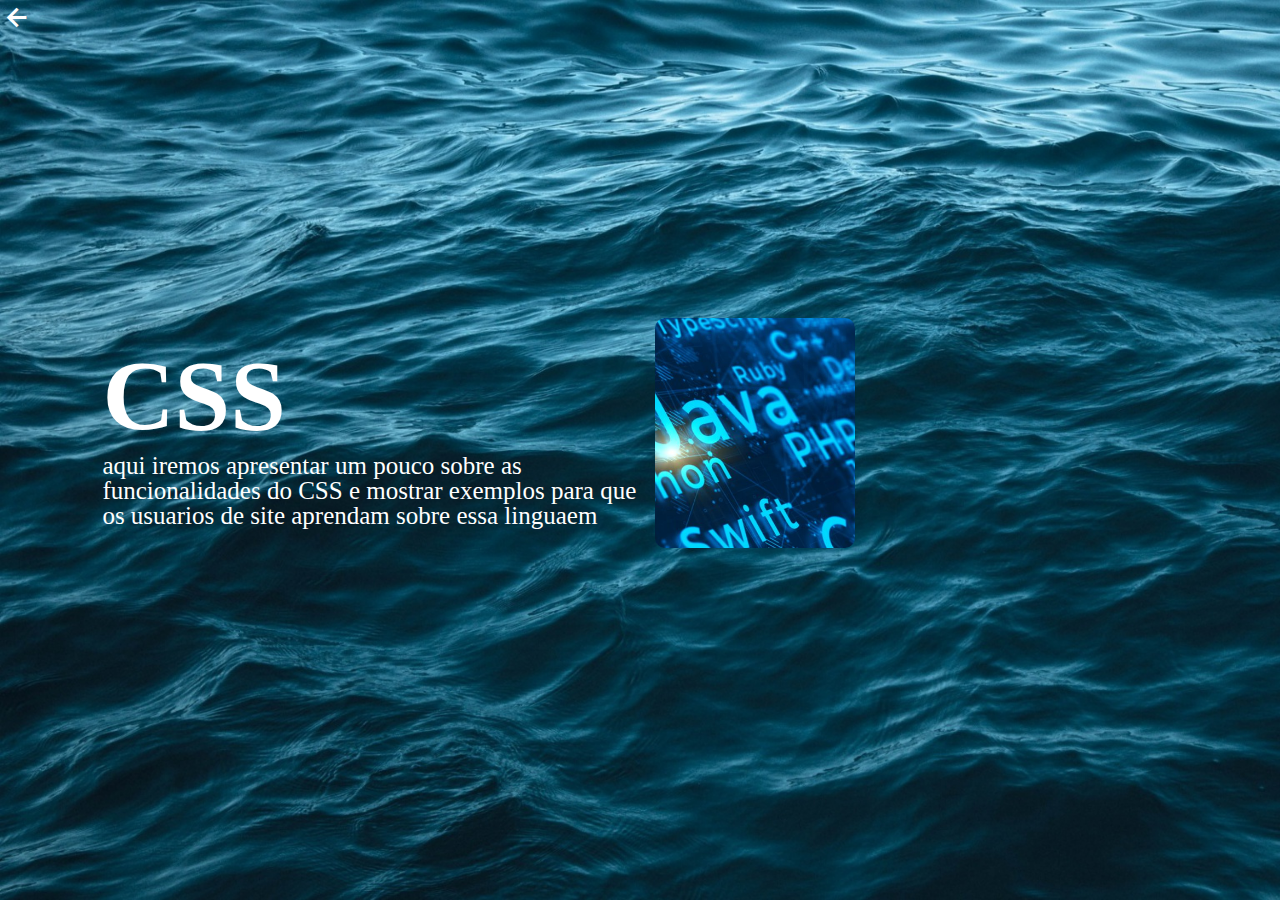
<file: css.html>
<!DOCTYPE html>
<html lang="pt-br">
<head>
    <meta charset="UTF-8">
    <meta http-equiv="X-UA-Compatible" content="IE=edge">
    <meta name="viewport" content="width=device-width, initial-scale=1.0">
    <link rel="stylesheet" href="deserto.css">
    <link href='https://unpkg.com/boxicons@2.0.9/css/boxicons.min.css' rel='stylesheet'>
<title>CSS</title>
</head>
<body>
    <div class="container_deserto">
        <a href="index.html">
            <i class='bx bx-left-arrow-alt'></i>
        </a>
        <div class="row">
            <div class="col">
                <h1>CSS</h1>
                <p>aqui iremos apresentar um pouco sobre as funcionalidades do CSS e mostrar 
                    exemplos para que os usuarios de site aprendam sobre essa linguaem </p>
            </div>

            <div class="col">
                <div class="card card13">
                    <a href = "cssint.html"><button class = "botao_teste">java</button></a>
                </div>
            </div>
        </div>
    </div>
</body>
</file>
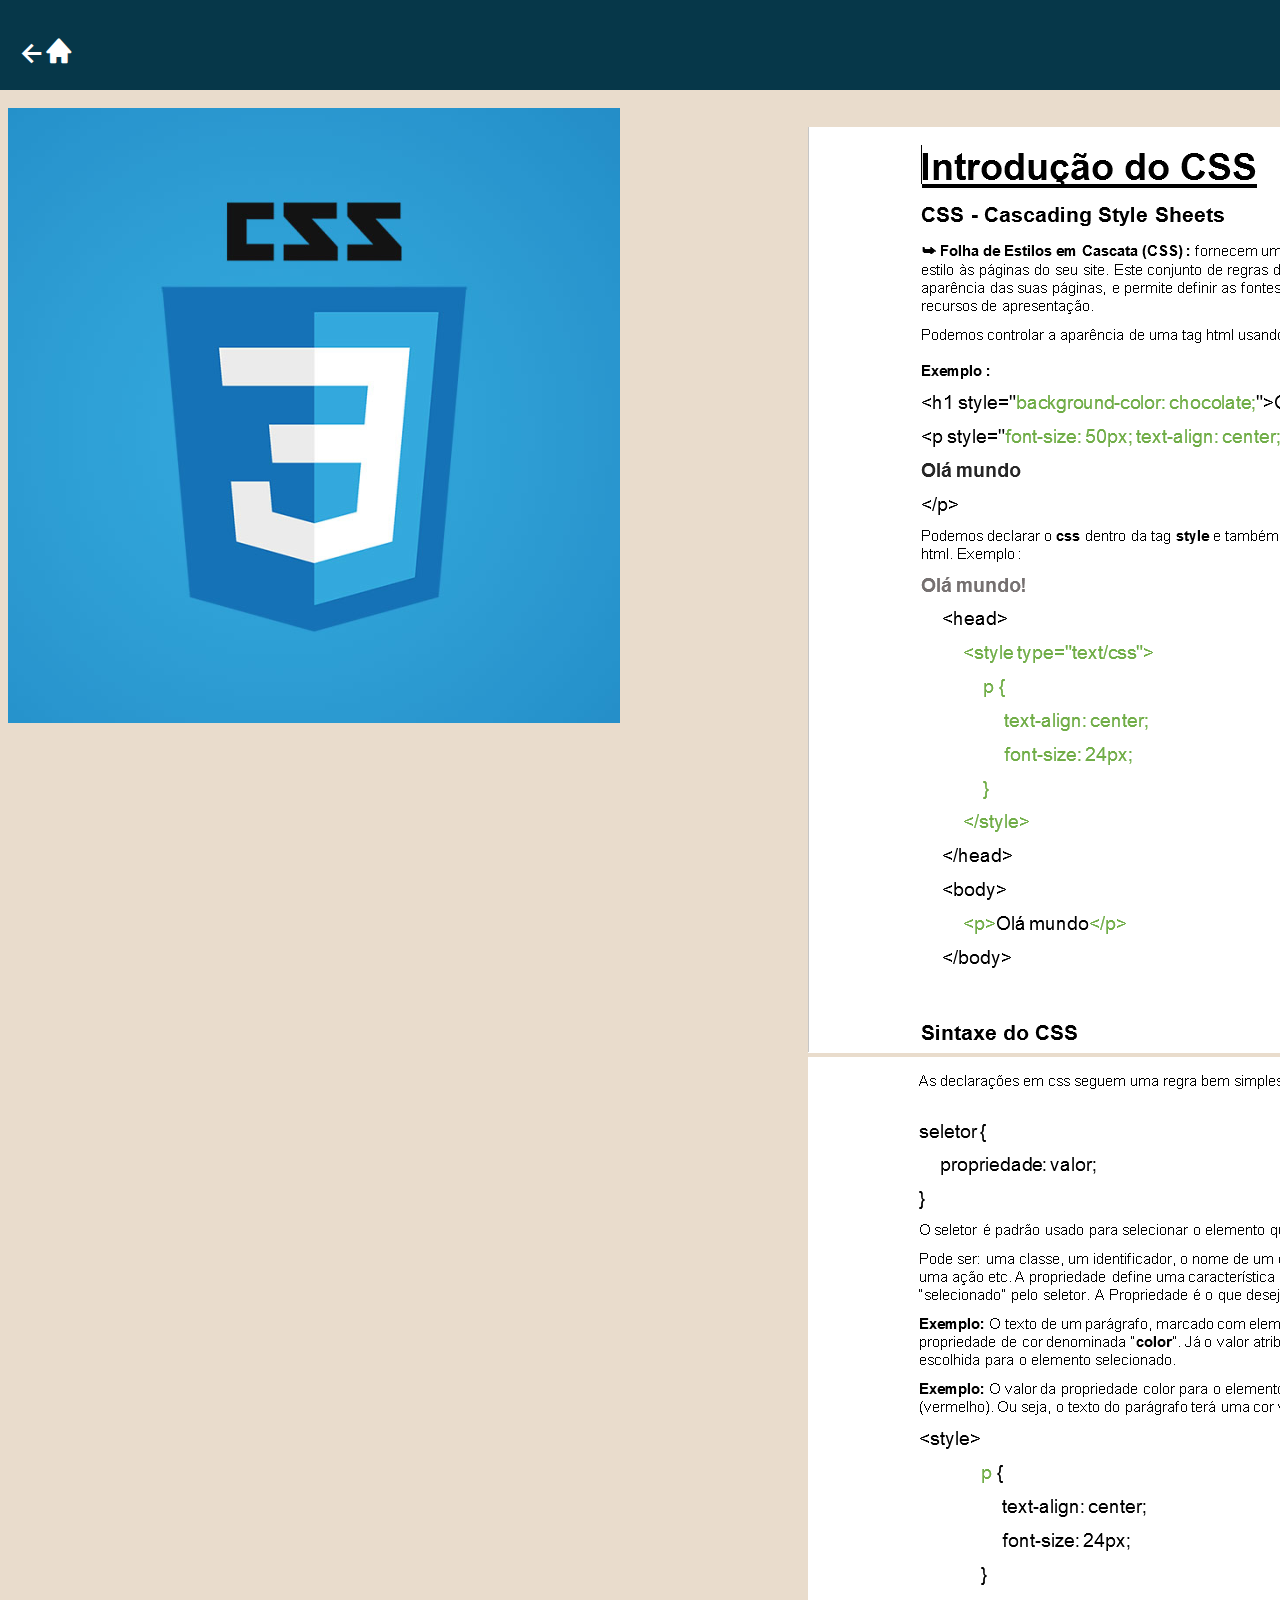
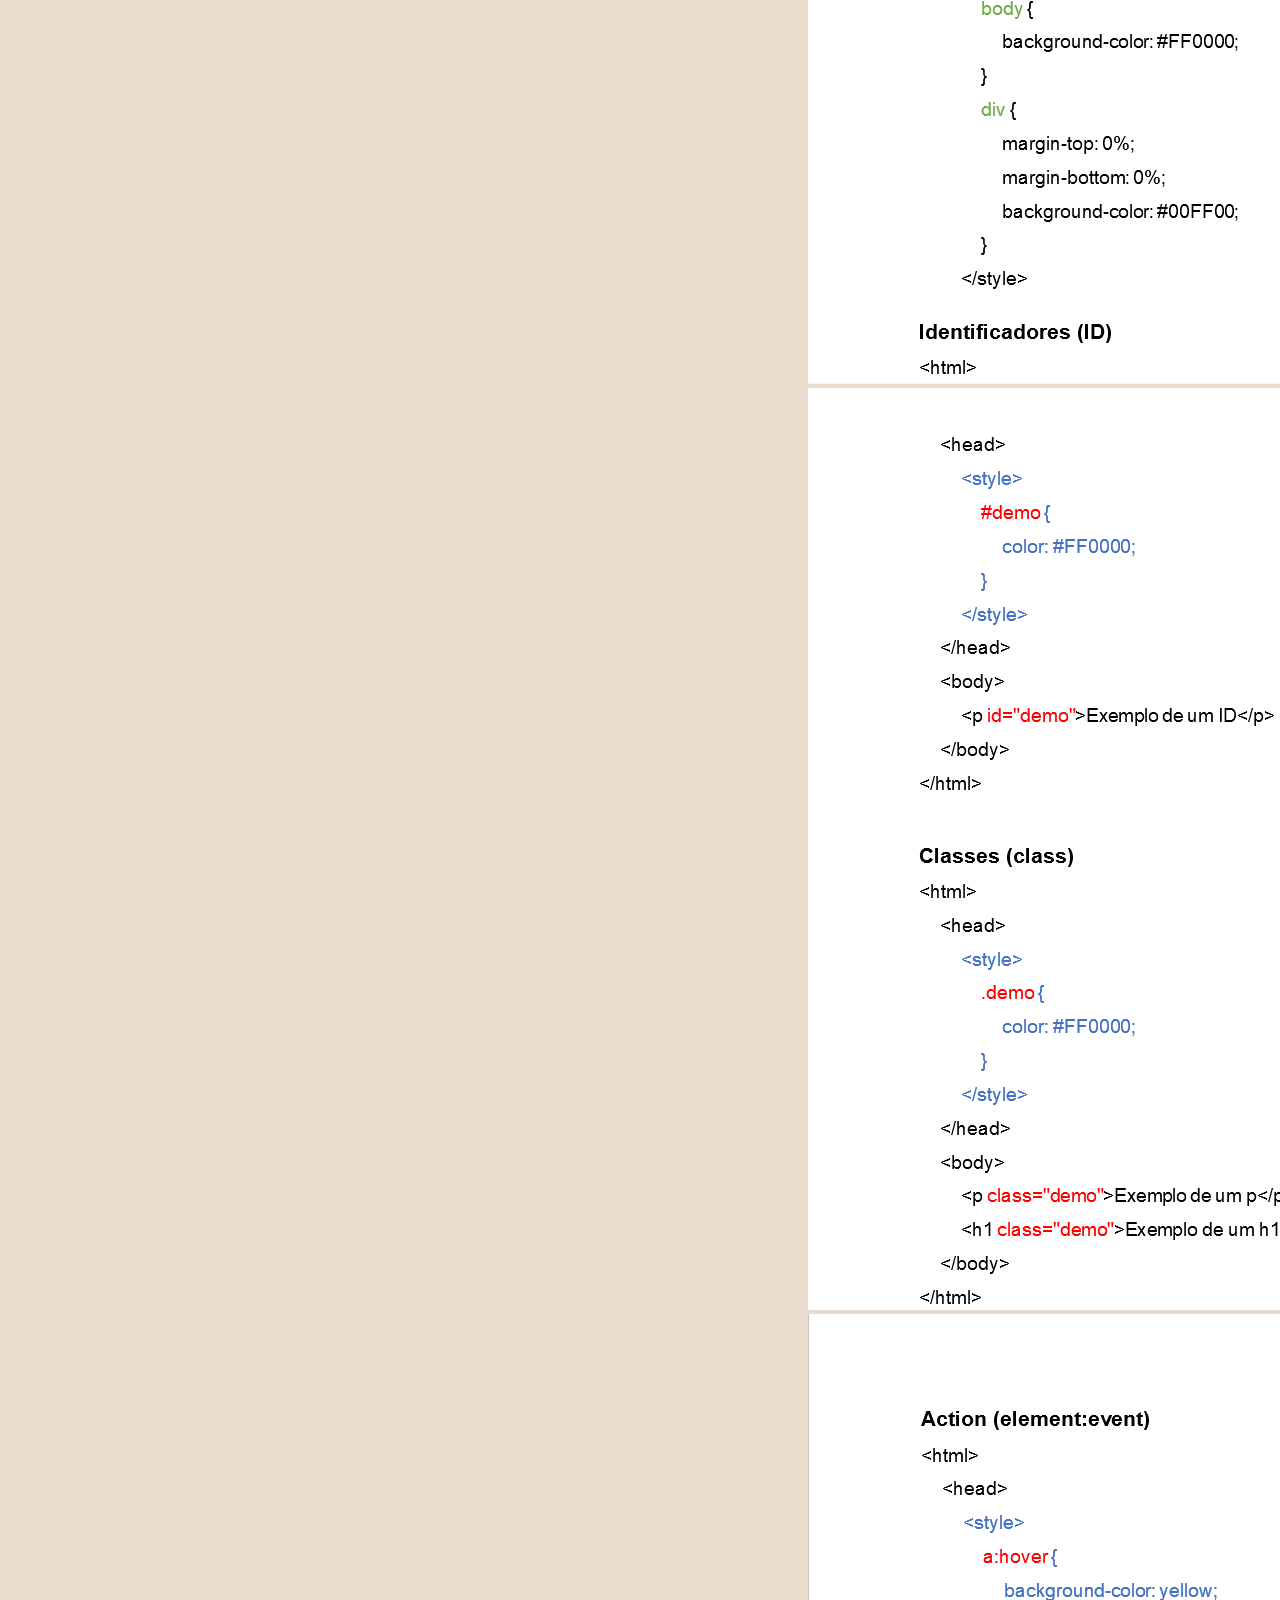
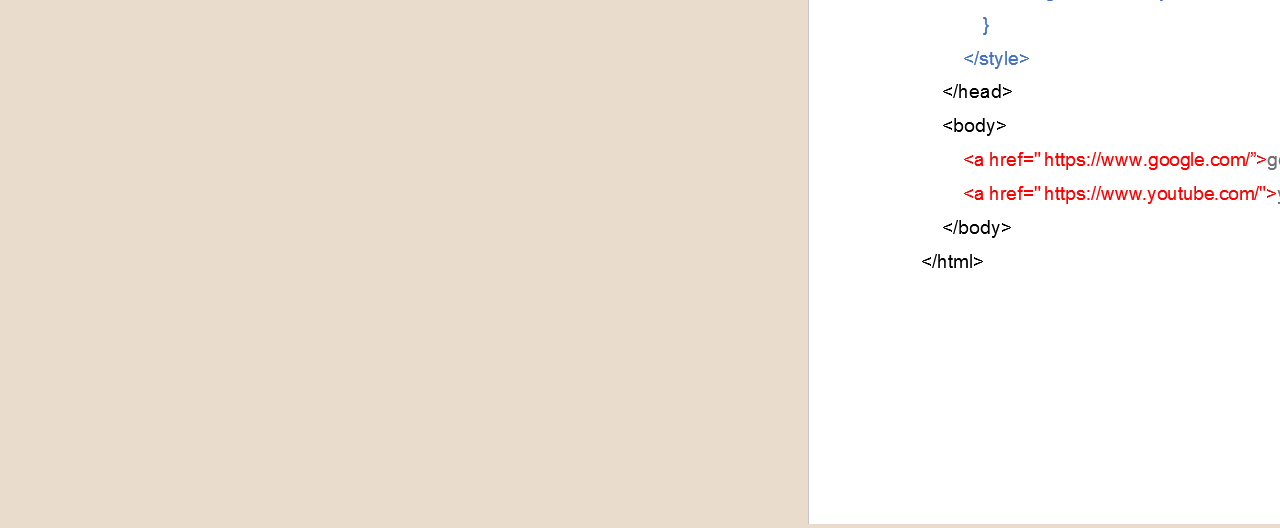
<file: cssint.html>
<!DOCTYPE html>
<html lang="pt-br">

<head>
    <meta charset="UTF-8">
    <meta http-equiv="X-UA-Compatible" content="IE=edge">
    <meta name="viewport" content="width=device-width, initial-scale=1.0">
    <link rel="stylesheet" href="eval.css">
    <link href='https://unpkg.com/boxicons@2.0.9/css/boxicons.min.css' rel='stylesheet'>
    <title>CSS</title>
</head>
<body>
    <div class="BarraSuperior">

        <div class="voltar">
            <a href="css.html">
                <i class='bx bx-left-arrow-alt'></i>
            </a>
        </div>

        <div class="home">
            <a href="index.html">
                <i class='bx bxs-home'></i>
            </a>
        </div>

    </div>

    <div class="logoif">
        <img src="images/cssfoto2.png">
    </div>

    <div class = "FotosCSS">

        <img src="images/fotocss4.png">
        <img src="images/fotocss5.png">
        <img src="images/fotocss6.png">
        <img src="images/fotocss7.png">

    </div>
</file>
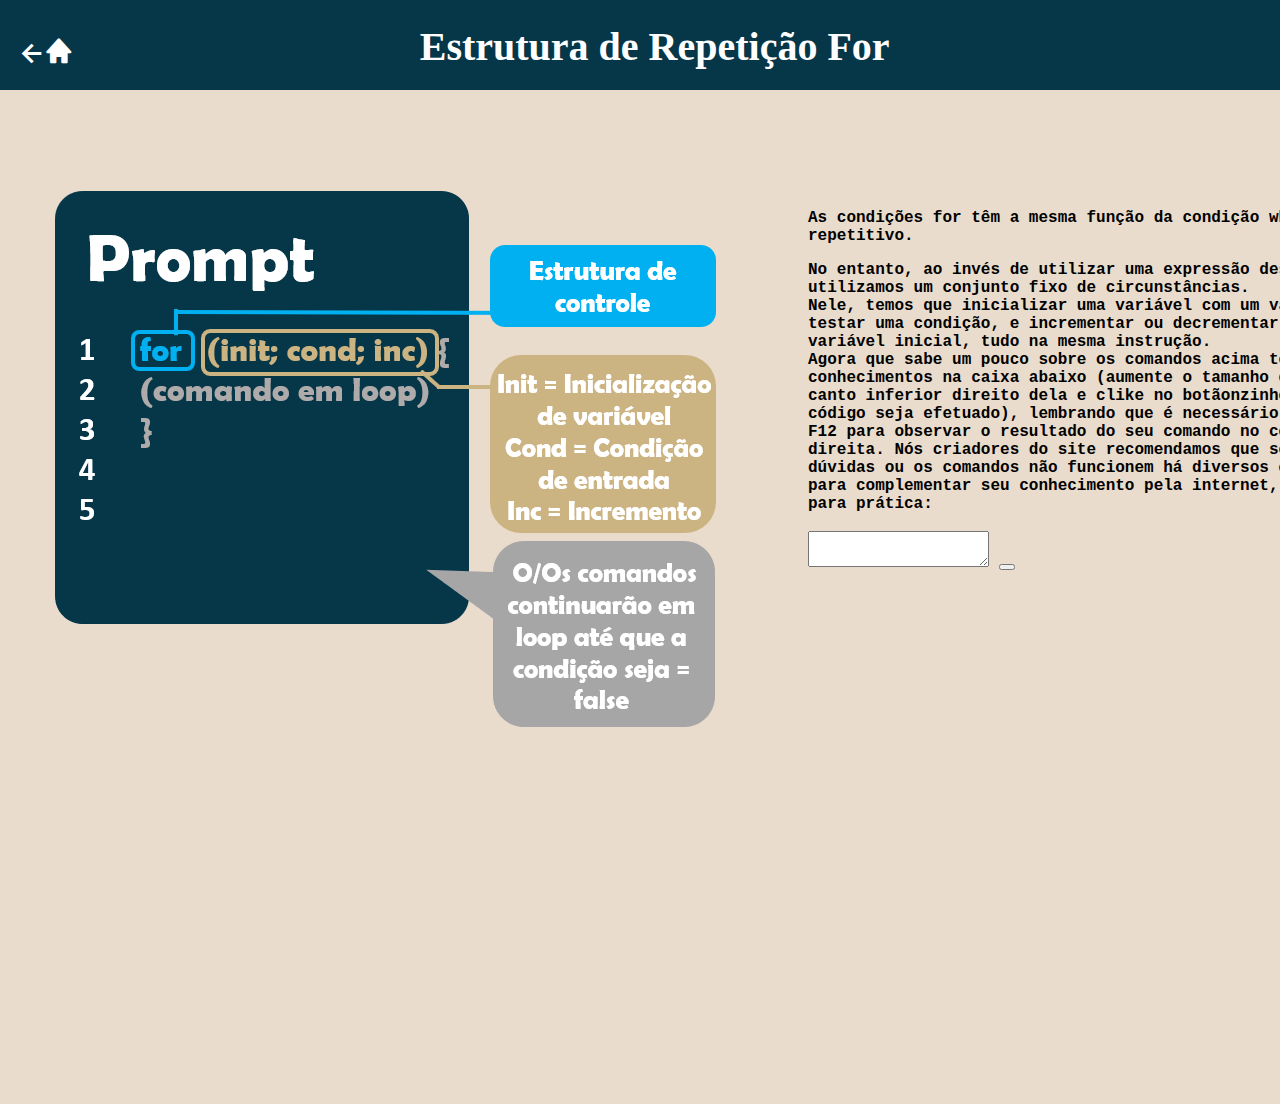
<file: for.html>
<!DOCTYPE html>
<html lang="pt-br">

<head>
    <meta charset="utf-8">
    <meta http-equiv="X-UA-Compatible" content="IE=edge">
    <meta name="viewport" content="width=device-width">
    <link rel="stylesheet" href="eval.css">
    <link href='https://unpkg.com/boxicons@2.0.9/css/boxicons.min.css' rel='stylesheet'>
    <title>JavaScript - For</title>
</head>
<textarea id="text"></textarea>
<button onclick="Run()"></button>

<body>
    <div class="BarraSuperior">

        <div class="TextoSup">
            Estrutura de Repetição For
        </div>


        <div class="voltar">
            <a href="java.html">
                <i class='bx bx-left-arrow-alt'></i>
            </a>
        </div>

        <div class="home">
            <a href="index.html">
                <i class='bx bxs-home'></i>
            </a>
        </div>

    </div>

    <div class="logoif">
        <img src="images/imagemfor.png">
    </div>

    <div class="texto3">
        As condições for têm a mesma função da condição while, fazer algo repetitivo.
        <p>No entanto, ao invés de utilizar uma expressão desconhecida, utilizamos um conjunto fixo de circunstâncias.
        <br>Nele, temos que inicializar uma variável com um valor qualquer, testar uma condição, e incrementar ou
        decrementar o valor da variável inicial, tudo na mesma instrução.<br>
        Agora que sabe um pouco sobre os comandos acima teste aqui seus conhecimentos na caixa abaixo
        (aumente o tamanho da caixa no canto inferior direito dela e clike no botãonzinho para que o código seja efetuado), lembrando que é necessário apertar a tecla F12 para
        observar o resultado do seu comando no console a direita.
        Nós criadores do site recomendamos que sempre que tiver dúvidas ou os comandos não funcionem há diversos
        outros sites para complementar seu conhecimento pela internet, agora vamos para prática:<br>
        <br>

        <textarea id="text"></textarea>
        <button onclick="Run()"></button>

    </div>

</body>
<script>

function Run() {
    alert(eval(document.getElementById("text").value));
}

</script>

</html>
</file>
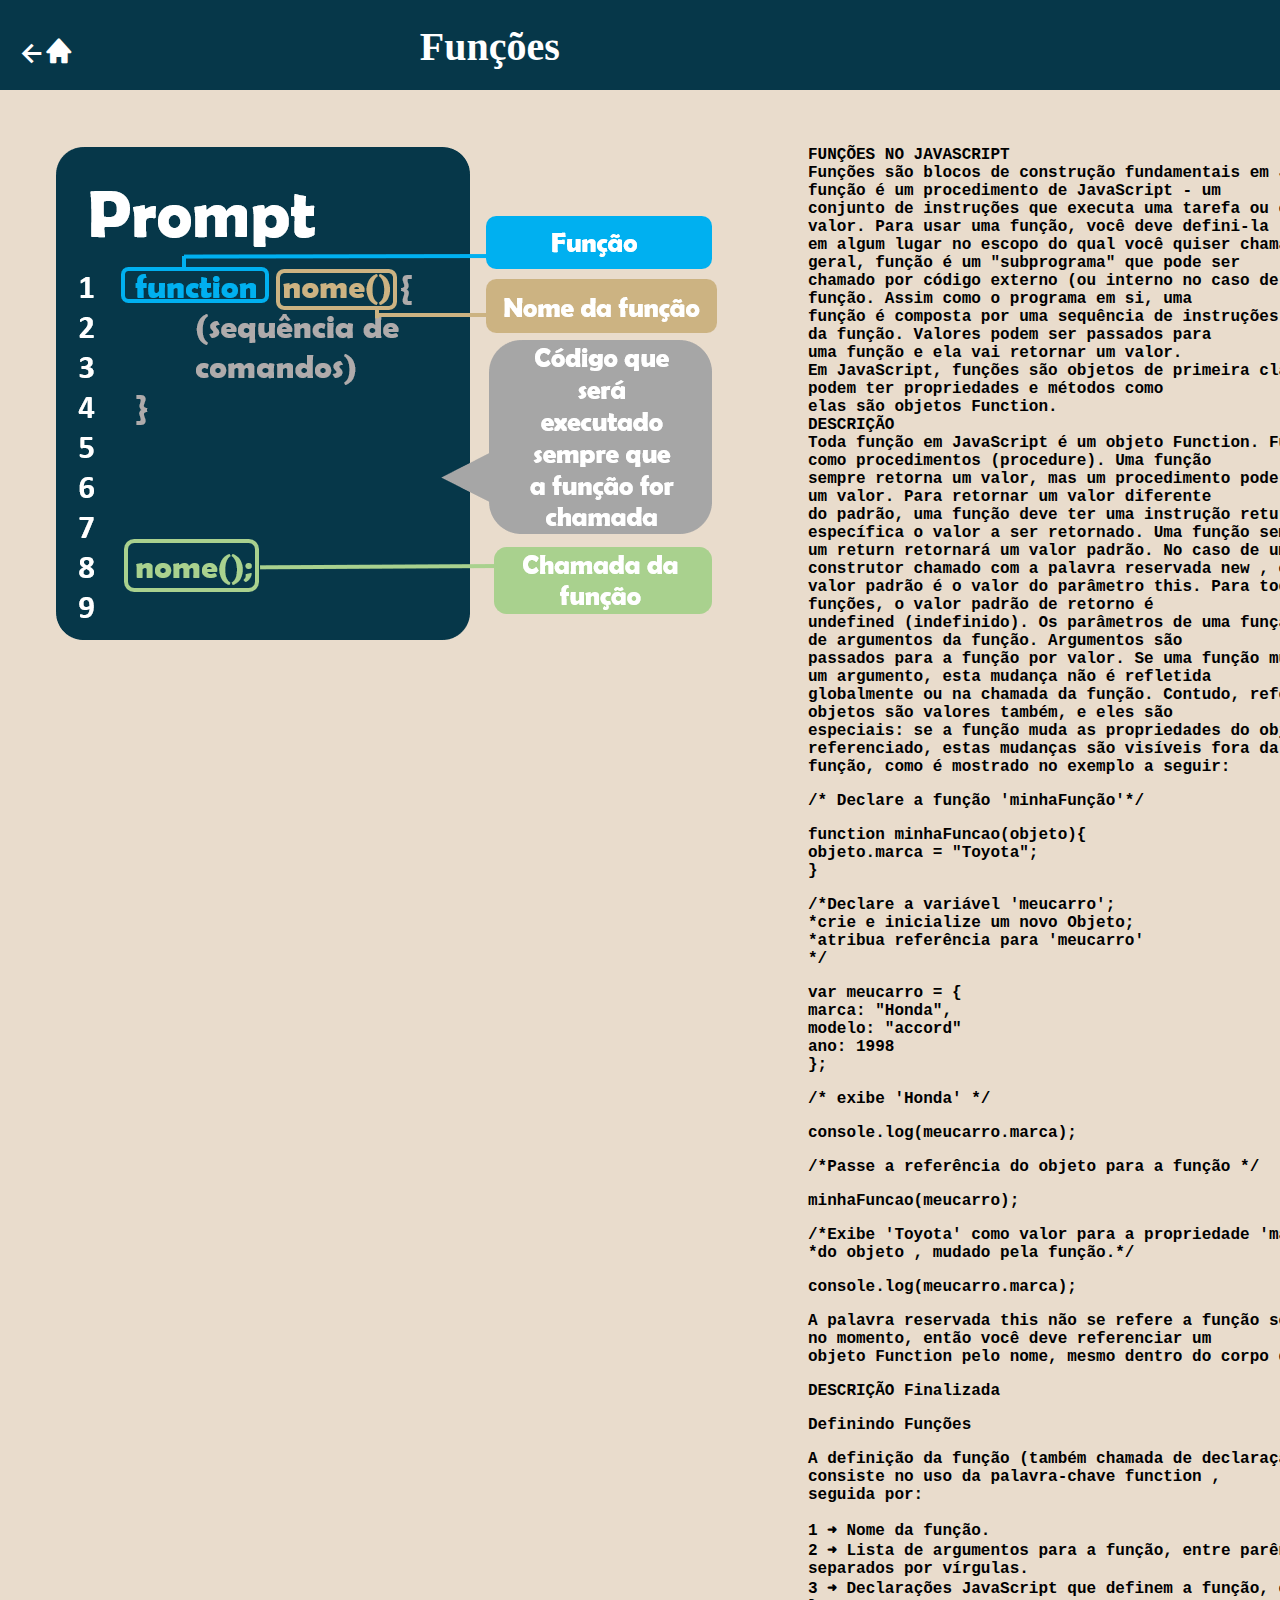
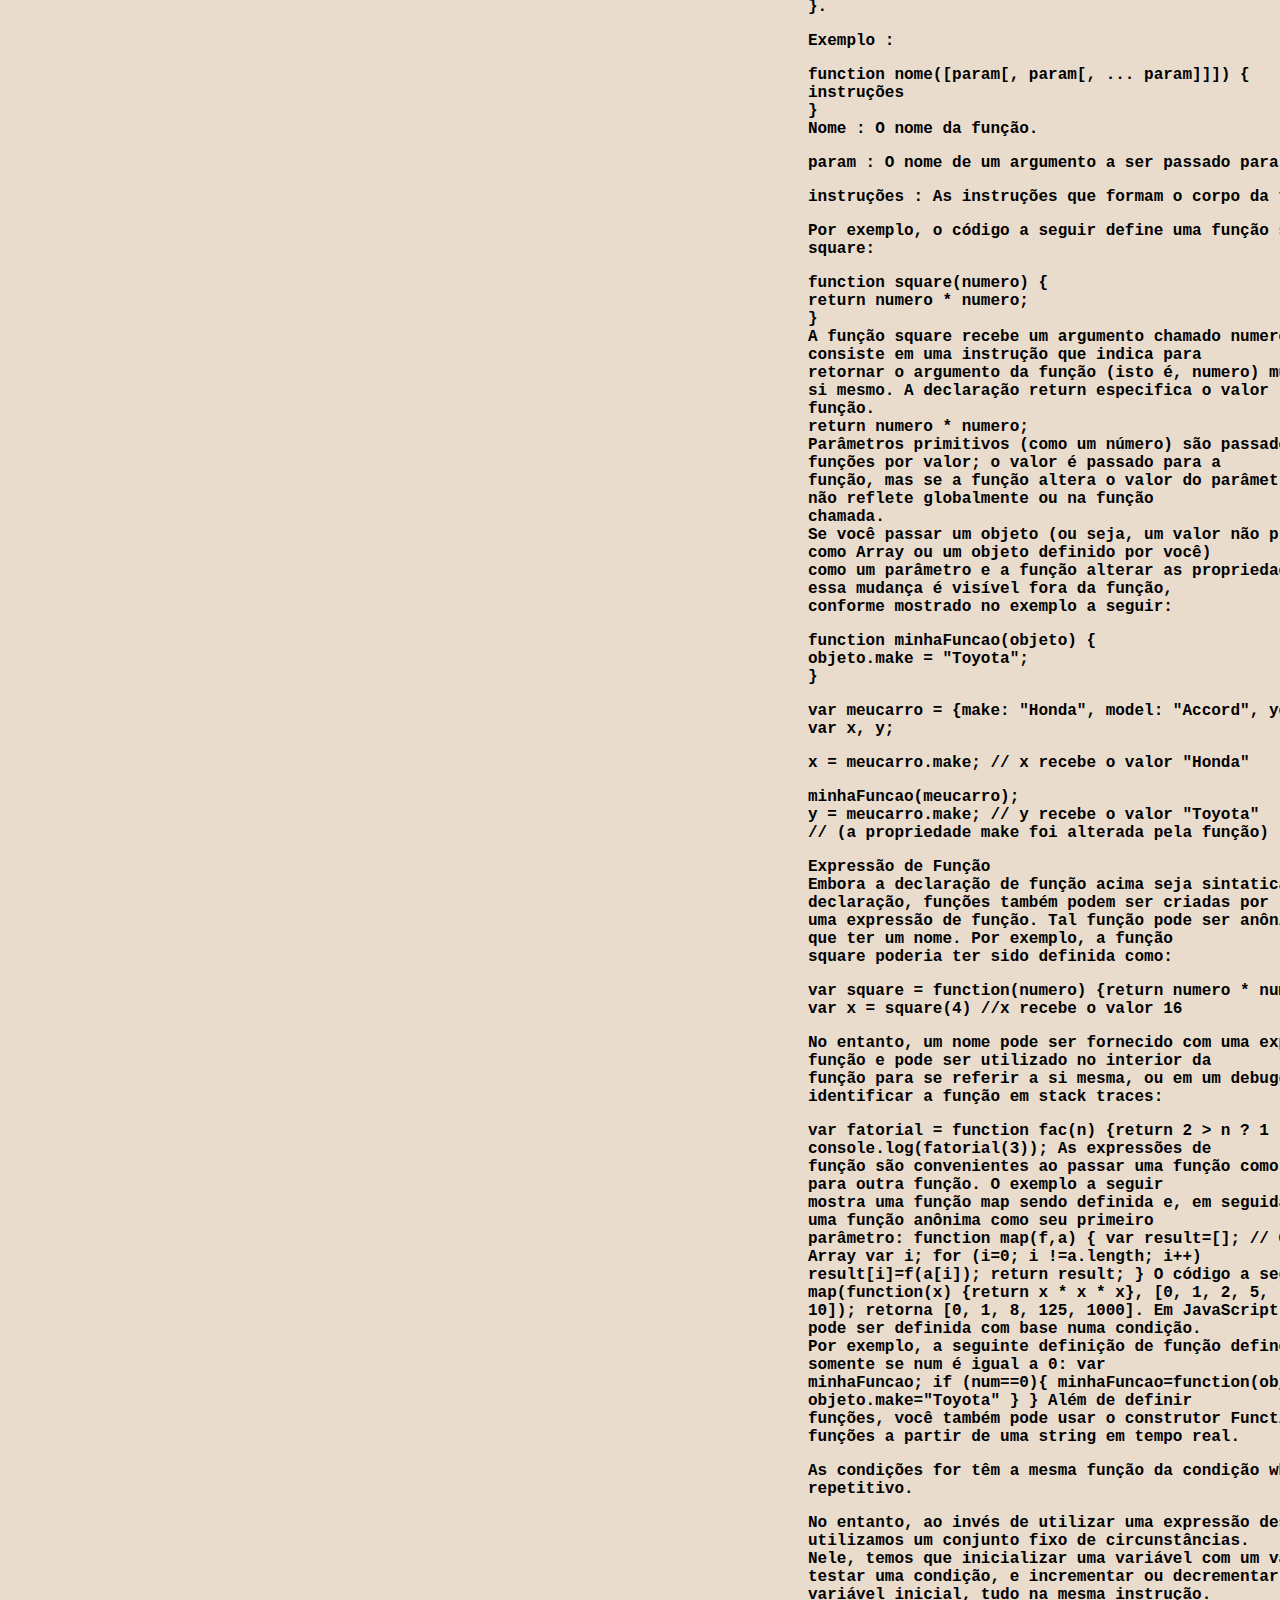
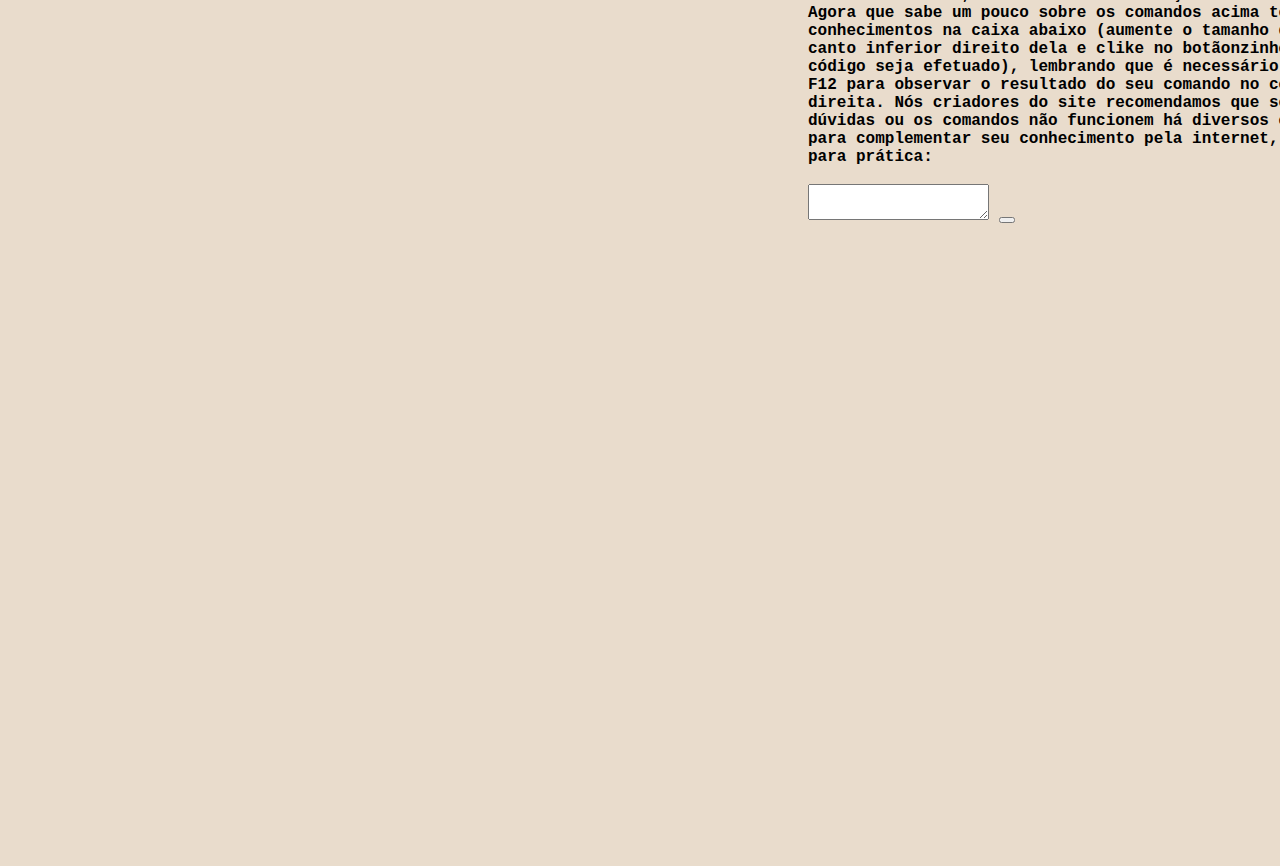
<file: funcoes.html>
<!DOCTYPE html>
<html lang="pt-br">

<head>
    <meta charset="utf-8">
    <meta name="viewport" content="width=device-width">
    <link rel="stylesheet" href="eval.css">
    <link href='https://unpkg.com/boxicons@2.0.9/css/boxicons.min.css' rel='stylesheet'>
    <title>JavaScript - Funções</title>
</head>

<body>


    <div class="BarraSuperior">

        <div class="TextoSup">
            Funções
        </div>


        <div class="voltar">
            <a href="java.html">
                <i class='bx bx-left-arrow-alt'></i>
            </a>
        </div>

        <div class="home">
            <a href="index.html">
                <i class='bx bxs-home'></i>
            </a>
        </div>

    </div>

    <div class="logoif">
        <img src="images/functionfoto.png">
    </div>

    <div class="texto2">

        <p>
            
            FUNÇÕES NO JAVASCRIPT

            <br>Funções são blocos de construção fundamentais em JavaScript. Uma função é um procedimento de JavaScript
            - um
            <br>conjunto de instruções que executa uma tarefa ou calcula um valor. Para usar uma função, você deve
            defini-la
            <br>em algum lugar no escopo do qual você quiser chamá-la.De modo geral, função é um "subprograma" que pode
            ser
            <br>chamado por código externo (ou interno no caso de recursão) à função. Assim como o programa em si, uma
            <br> função é composta por uma sequência de instruções chamada corpo da função. Valores podem ser passados
            para
            <br> uma função e ela vai retornar um valor.
            <br> Em JavaScript, funções são objetos de primeira classe, pois elas podem ter propriedades e métodos como
            <br> elas são objetos Function.
            <br> DESCRIÇÃO
            <br> Toda função em JavaScript é um objeto Function. Funções não são como procedimentos (procedure). Uma
            função
            <br> sempre retorna um valor, mas um procedimento pode ou não retornar um valor. Para retornar um valor
            diferente
            <br> do padrão, uma função deve ter uma instrução return que específica o valor a ser retornado. Uma função
            sem
            <br> um return retornará um valor padrão. No caso de um método construtor chamado com a palavra reservada
            new , o
            <br> valor padrão é o valor do parâmetro this. Para todas as outras funções, o valor padrão de retorno é
            <br> undefined (indefinido). Os parâmetros de uma função são chamados de argumentos da função. Argumentos
            são
            <br> passados para a função por valor. Se uma função muda o valor de um argumento, esta mudança não é
            refletida
            <br> globalmente ou na chamada da função. Contudo, referência de objetos são valores também, e eles são
            <br> especiais: se a função muda as propriedades do objeto referenciado, estas mudanças são visíveis fora da
            <br> função, como é mostrado no exemplo a seguir:

        <p>/* Declare a função 'minhaFunção'*/

        <p>function minhaFuncao(objeto){
            <br> objeto.marca = "Toyota";
            <br>}

        <p>/*Declare a variável 'meucarro';
            <br> *crie e inicialize um novo Objeto;
            <br> *atribua referência para 'meucarro'
            <br> */

        <p>var meucarro = {
            <br> marca: "Honda",
            <br> modelo: "accord"
            <br> ano: 1998
            <br> };

        <p>/* exibe 'Honda' */

        <p>console.log(meucarro.marca);

        <p>/*Passe a referência do objeto para a função */

        <p>minhaFuncao(meucarro);

        <p>/*Exibe 'Toyota' como valor para a propriedade 'marca'
            <br> *do objeto , mudado pela função.*/

        <p>console.log(meucarro.marca);

        <p>A palavra reservada this não se refere a função sendo executada no momento, então você deve referenciar um
            <br> objeto Function pelo nome, mesmo dentro do corpo da função.

        <p>DESCRIÇÃO Finalizada

        <p>Definindo Funções

        <p>A definição da função (também chamada de declaração de função) consiste no uso da palavra-chave function ,
            <br> seguida por:

        <p>1 ➜ Nome da função.
            <br> 2 ➜ Lista de argumentos para a função, entre parênteses e separados por vírgulas.
            <br> 3 ➜ Declarações JavaScript que definem a função, entre chaves { }.

        <p>Exemplo :


        <p>function nome([param[, param[, ... param]]]) {
            <br> instruções
            <br> }
            <br> Nome : O nome da função.

        <p>param : O nome de um argumento a ser passado para a função.

        <p>instruções : As instruções que formam o corpo da função.

        <p>Por exemplo, o código a seguir define uma função simples chamada square:

        <p>function square(numero) {
            <br> return numero * numero;
            <br> }
            <br> A função square recebe um argumento chamado numero. A função consiste em uma instrução que indica para
            <br> retornar o argumento da função (isto é, numero) multiplicado por si mesmo. A declaração return
            especifica o valor retornado pela função.
            <br> return numero * numero;
            <br> Parâmetros primitivos (como um número) são passados para as funções por valor; o valor é passado para a
            <br> função, mas se a função altera o valor do parâmetro, esta mudança não reflete globalmente ou na função
            <br> chamada.
            <br> Se você passar um objeto (ou seja, um valor não primitivo), tal como Array ou um objeto definido por
            você)
            <br> como um parâmetro e a função alterar as propriedades do objeto, essa mudança é visível fora da função,
            <br> conforme mostrado no exemplo a seguir:

        <p>function minhaFuncao(objeto) {
            <br> objeto.make = "Toyota";
            <br> }

        <p>var meucarro = {make: "Honda", model: "Accord", year: 1998};
            <br>var x, y;

        <p>x = meucarro.make; // x recebe o valor "Honda"

        <p>minhaFuncao(meucarro);
            <br> y = meucarro.make; // y recebe o valor "Toyota"
            <br> // (a propriedade make foi alterada pela função)

        <p>Expressão de Função
            <br> Embora a declaração de função acima seja sintaticamente uma declaração, funções também podem ser
            criadas por
            <br> uma expressão de função. Tal função pode ser anônima; ele não tem que ter um nome. Por exemplo, a
            função
            <br> square poderia ter sido definida como:

        <p>var square = function(numero) {return numero * numero};
            <br> var x = square(4) //x recebe o valor 16

        <p>No entanto, um nome pode ser fornecido com uma expressão de função e pode ser utilizado no interior da
            <br>função para se referir a si mesma, ou em um debugger para identificar a função em stack traces:

        <p>var fatorial = function fac(n) {return 2 > n ? 1 : n*fac(n-1)}; console.log(fatorial(3)); As expressões de
            <br> função são convenientes ao passar uma função como um argumento para outra função. O exemplo a seguir
            <br> mostra uma função map sendo definida e, em seguida, chamada com uma função anônima como seu primeiro
            <br> parâmetro: function map(f,a) { var result=[]; // Cria um novo Array var i; for (i=0; i !=a.length; i++)
            <br> result[i]=f(a[i]); return result; } O código a seguir: map(function(x) {return x * x * x}, [0, 1, 2, 5,
            <br> 10]); retorna [0, 1, 8, 125, 1000]. Em JavaScript, uma função pode ser definida com base numa condição.
            <br> Por exemplo, a seguinte definição de função define minhaFuncao somente se num é igual a 0: var
            <br> minhaFuncao; if (num==0){ minhaFuncao=function(objeto) { objeto.make="Toyota" } } Além de definir
            <br> funções, você também pode usar o construtor Function para criar funções a partir de uma string em tempo
            real.
        </p>

        As condições for têm a mesma função da condição while, fazer algo repetitivo.
        <p>No entanto, ao invés de utilizar uma expressão desconhecida, utilizamos um conjunto fixo de circunstâncias.
        <br>Nele, temos que inicializar uma variável com um valor qualquer, testar uma condição, e incrementar ou
        decrementar o valor da variável inicial, tudo na mesma instrução.<br>
        Agora que sabe um pouco sobre os comandos acima teste aqui seus conhecimentos na caixa abaixo
        (aumente o tamanho da caixa no canto inferior direito dela e clike no botãonzinho para que o código seja efetuado), lembrando que é necessário apertar a tecla F12 para
        observar o resultado do seu comando no console a direita.
        Nós criadores do site recomendamos que sempre que tiver dúvidas ou os comandos não funcionem há diversos
        outros sites para complementar seu conhecimento pela internet, agora vamos para prática:<br>
        <br>

        <textarea id="text"></textarea>
        <button onclick="Run()"></button>
                 
    </div>

</body>
<script>

function Run() {
    alert(eval(document.getElementById("text").value));
}

</script>

</html>
</file>
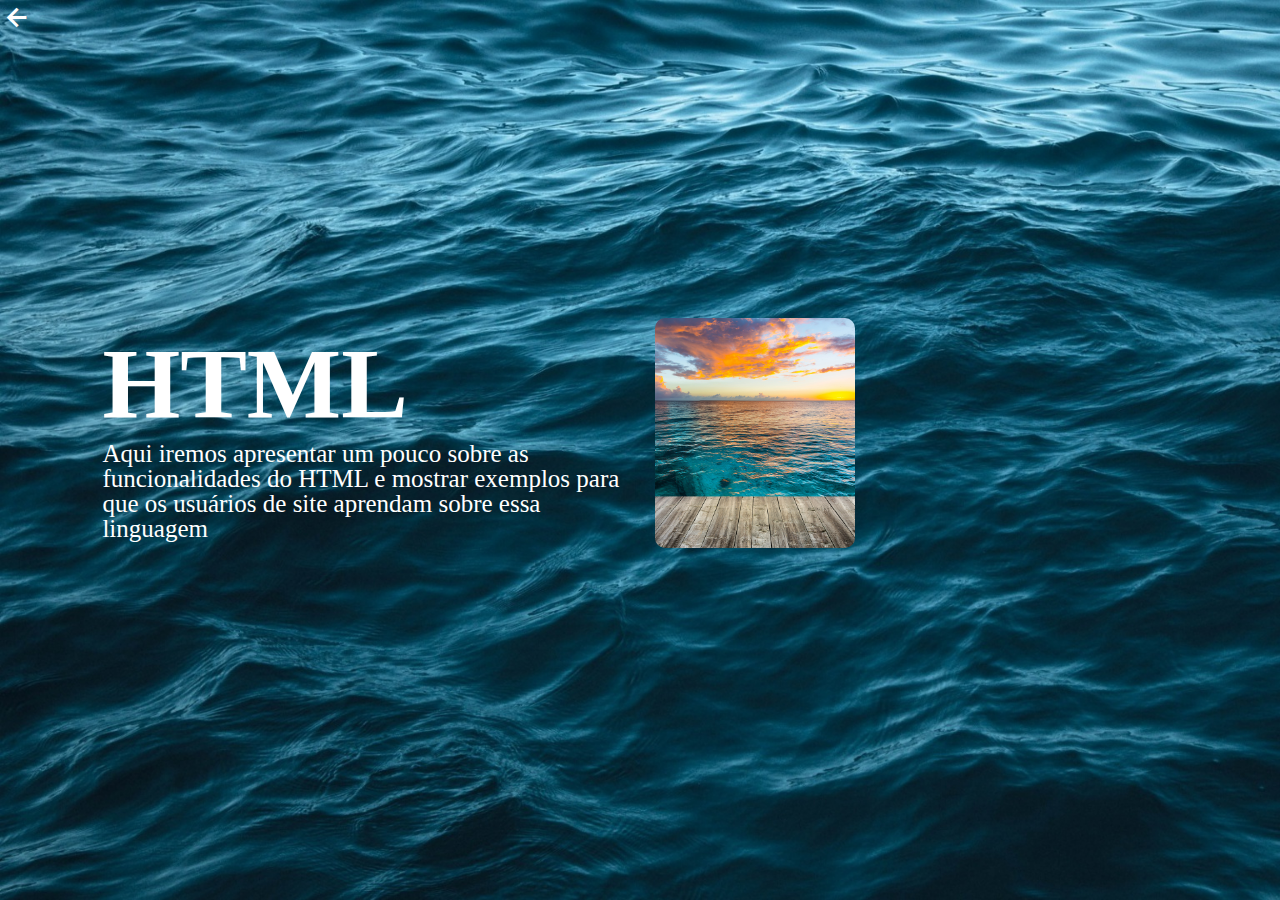
<file: html.html>
<!DOCTYPE html>
<html lang="pt-br">

<head>
    <meta charset="UTF-8">
    <meta http-equiv="X-UA-Compatible" content="IE=edge">
    <meta name="viewport" content="width=device-width, initial-scale=1.0">
    <link rel="stylesheet" href="deserto.css">
    <link href='https://unpkg.com/boxicons@2.0.9/css/boxicons.min.css' rel='stylesheet'>
    <title>HTML</title>
</head>

<body>
    <div class="container_deserto">
        <a href="index.html">
            <i class='bx bx-left-arrow-alt'></i>
        </a>
        <div class="row">
            <div class="col">
                <h1>HTML</h1>
                <p>Aqui iremos apresentar um pouco sobre as funcionalidades do HTML e mostrar
                    exemplos para que os usuários de site aprendam sobre essa linguagem </p>   
            </div>

            <div class="col">
                <div class="card card7">
                    <a href="htmlint.html"><button class="botao_teste">java</button></a>
                </div>
            </div>
        </div>
    </div>

</body>
</file>
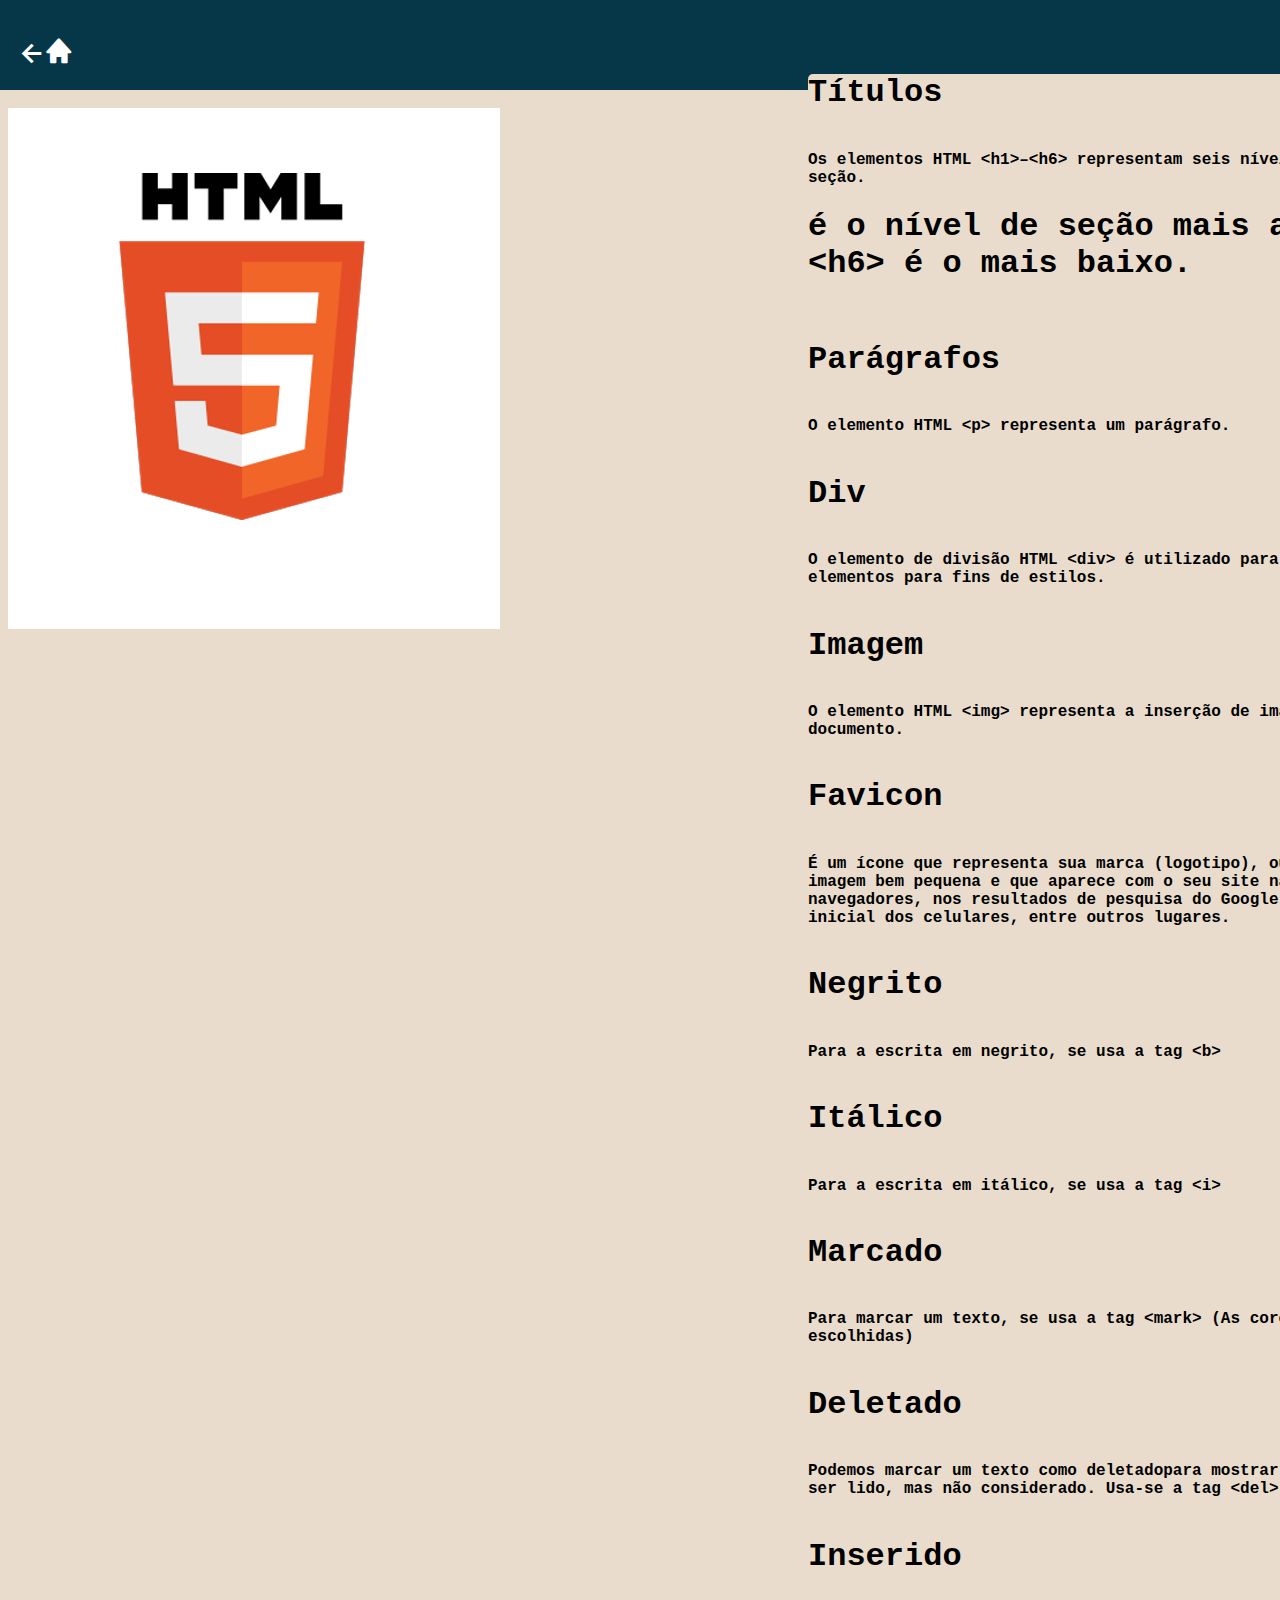
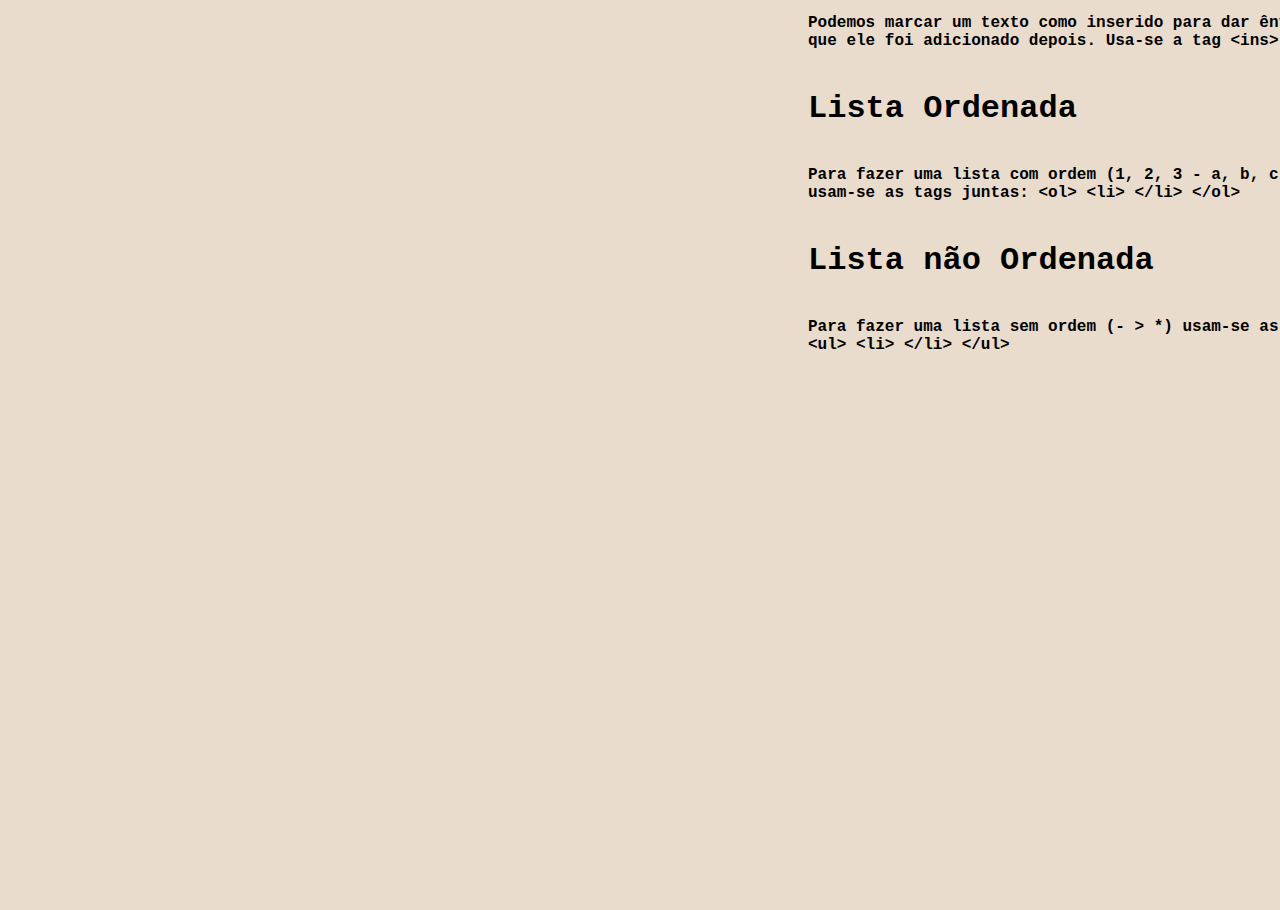
<file: htmlint.html>
<!DOCTYPE html>
<html lang="pt-br">

<head>
    <meta charset="UTF-8">
    <meta http-equiv="X-UA-Compatible" content="IE=edge">
    <meta name="viewport" content="width=device-width, initial-scale=1.0">
    <link rel="stylesheet" href="eval.css">
    <link href='https://unpkg.com/boxicons@2.0.9/css/boxicons.min.css' rel='stylesheet'>
    <title>HTML</title>
</head>

<body>
    <div class="BarraSuperior">

        <div class="voltar">
            <a href="html.html">
                <i class='bx bx-left-arrow-alt'></i>
            </a>
        </div>

        <div class="home">
            <a href="index.html">
                <i class='bx bxs-home'></i>
            </a>
        </div>

    </div>

    <div class="logoif">
        <img src="images/htmlfotofinale.png">
    </div>

    <div class="texto2">
        <p>
        <h1>Títulos</h1><br>
        Os elementos HTML &lt;h1&gt;–&lt;h6&gt; representam seis níveis de título de seção. <h1> é o nível de seção mais alto e &lt;h6&gt; é o mais baixo.
        <br><br>
        <h1>Parágrafos</h1><br>
        O elemento HTML &lt;p&gt; representa um parágrafo. 
        <br><br>
        <h1>Div</h1><br>
        O elemento de divisão HTML &lt;div&gt; é utilizado para agrupar elementos para fins de estilos.
        <br><br>
        <h1>Imagem</h1><br>
        O elemento HTML &lt;img&gt;  representa a inserção de imagem no documento.
        <br><br>
        <h1>Favicon</h1><br>
        É um ícone que representa sua marca (logotipo), ou seja, uma imagem bem pequena e que aparece com o seu site nas abas dos navegadores, nos resultados de pesquisa do Google, na tela inicial dos celulares, entre outros lugares.
        <br><br>
        <h1>Negrito</h1><br>
        Para a escrita em negrito, se usa a tag &lt;b&gt;
        <br><br>
        <h1>Itálico</h1><br>
        Para a escrita em itálico, se usa a tag &lt;i&gt;
        <br><br>
        <h1>Marcado</h1><br>
        Para marcar um texto, se usa a tag &lt;mark&gt; (As cores podem ser escolhidas)
        <br><br>
        <h1>Deletado</h1><br>
        Podemos marcar um texto como deletadopara mostrar que ele deve ser lido, mas não considerado. Usa-se a tag &lt;del&gt;.
        <br><br>
        <h1>Inserido</h1><br>
        Podemos marcar um texto como inserido para dar ênfase e indicar que ele foi adicionado depois. Usa-se a tag &lt;ins&gt; (editado)
        <br><br>
        <h1>Lista Ordenada</h1><br>
        Para fazer uma lista com ordem (1, 2, 3 - a, b, c - I, II, III) usam-se as tags juntas: &lt;ol&gt; &lt;li&gt; &lt;/li&gt; &lt;/ol&gt;
        <br><br>
        <h1>Lista não Ordenada</h1><br>
        Para fazer uma lista sem ordem (-    >    *) usam-se as tags juntas: &lt;ul&gt; &lt;li&gt; &lt;/li&gt; &lt;/ul&gt;  
    </p>
    </div>

</body>
</html>
</file>
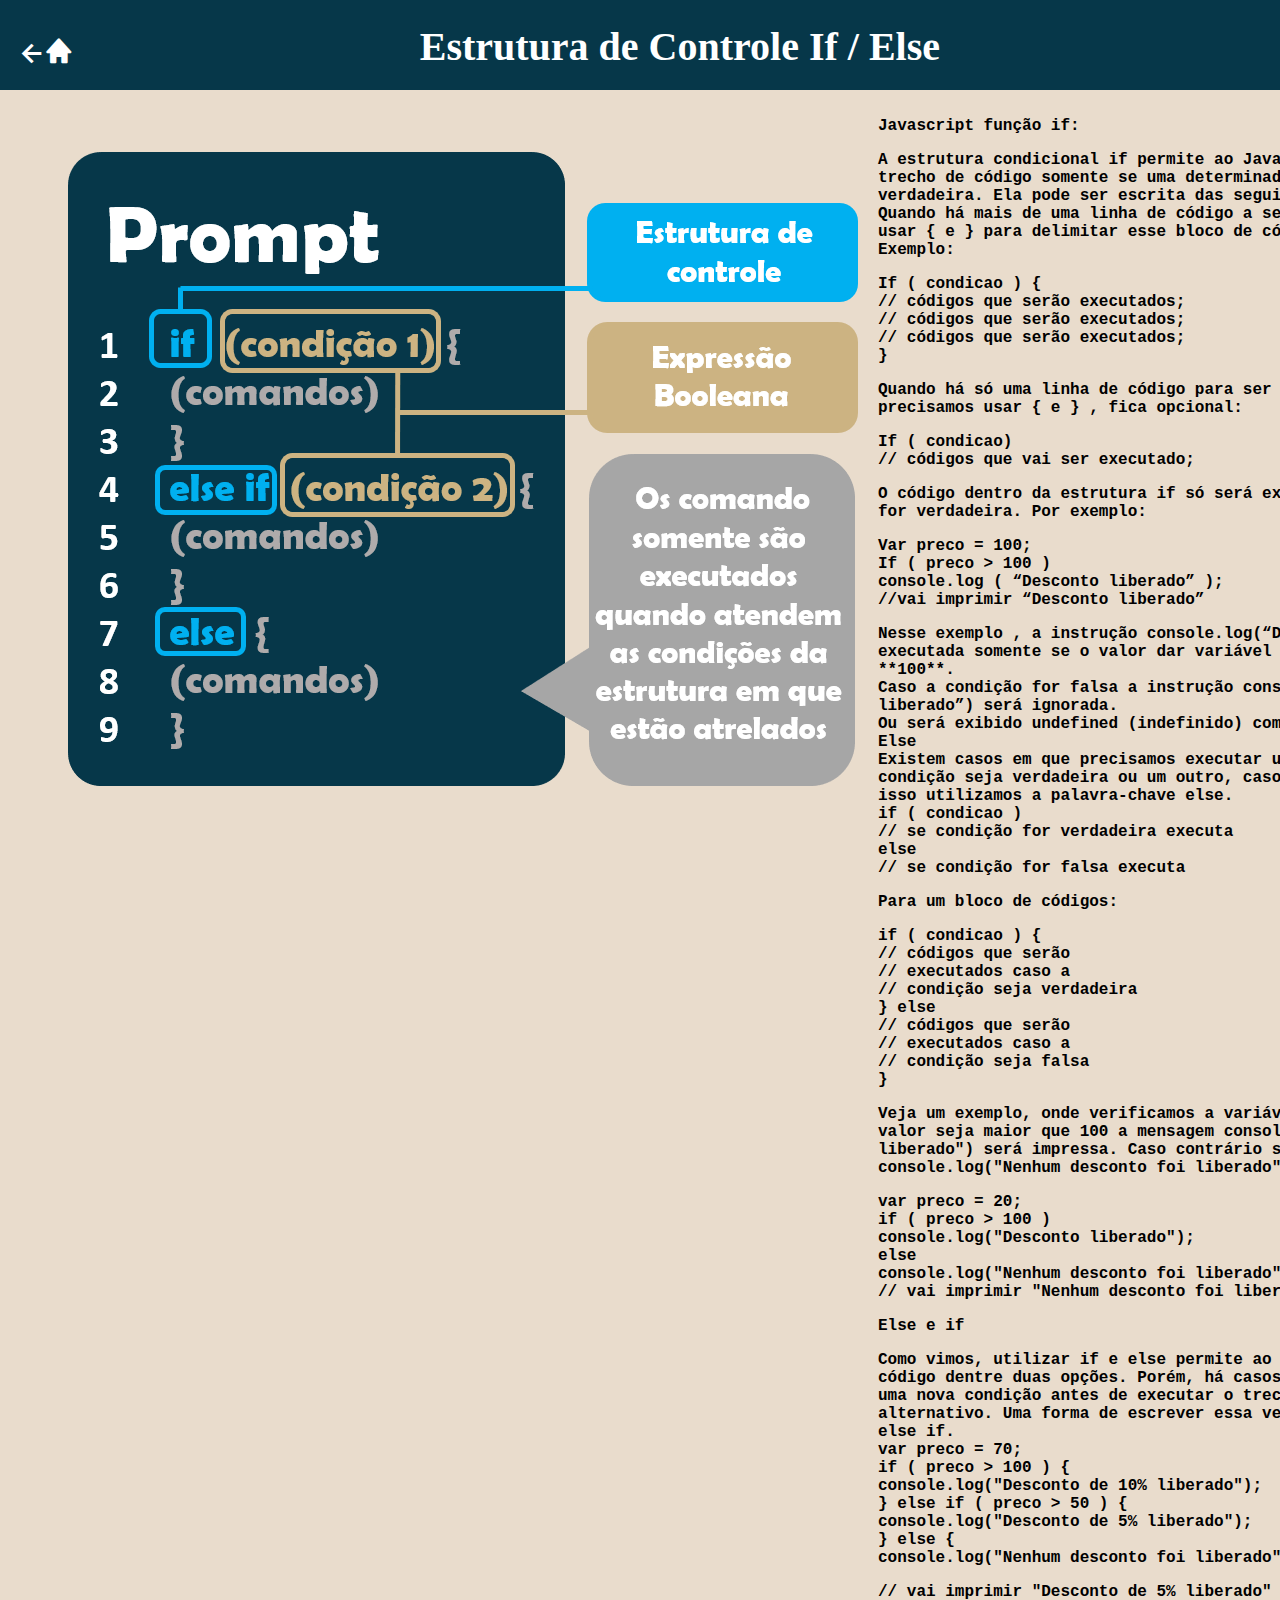
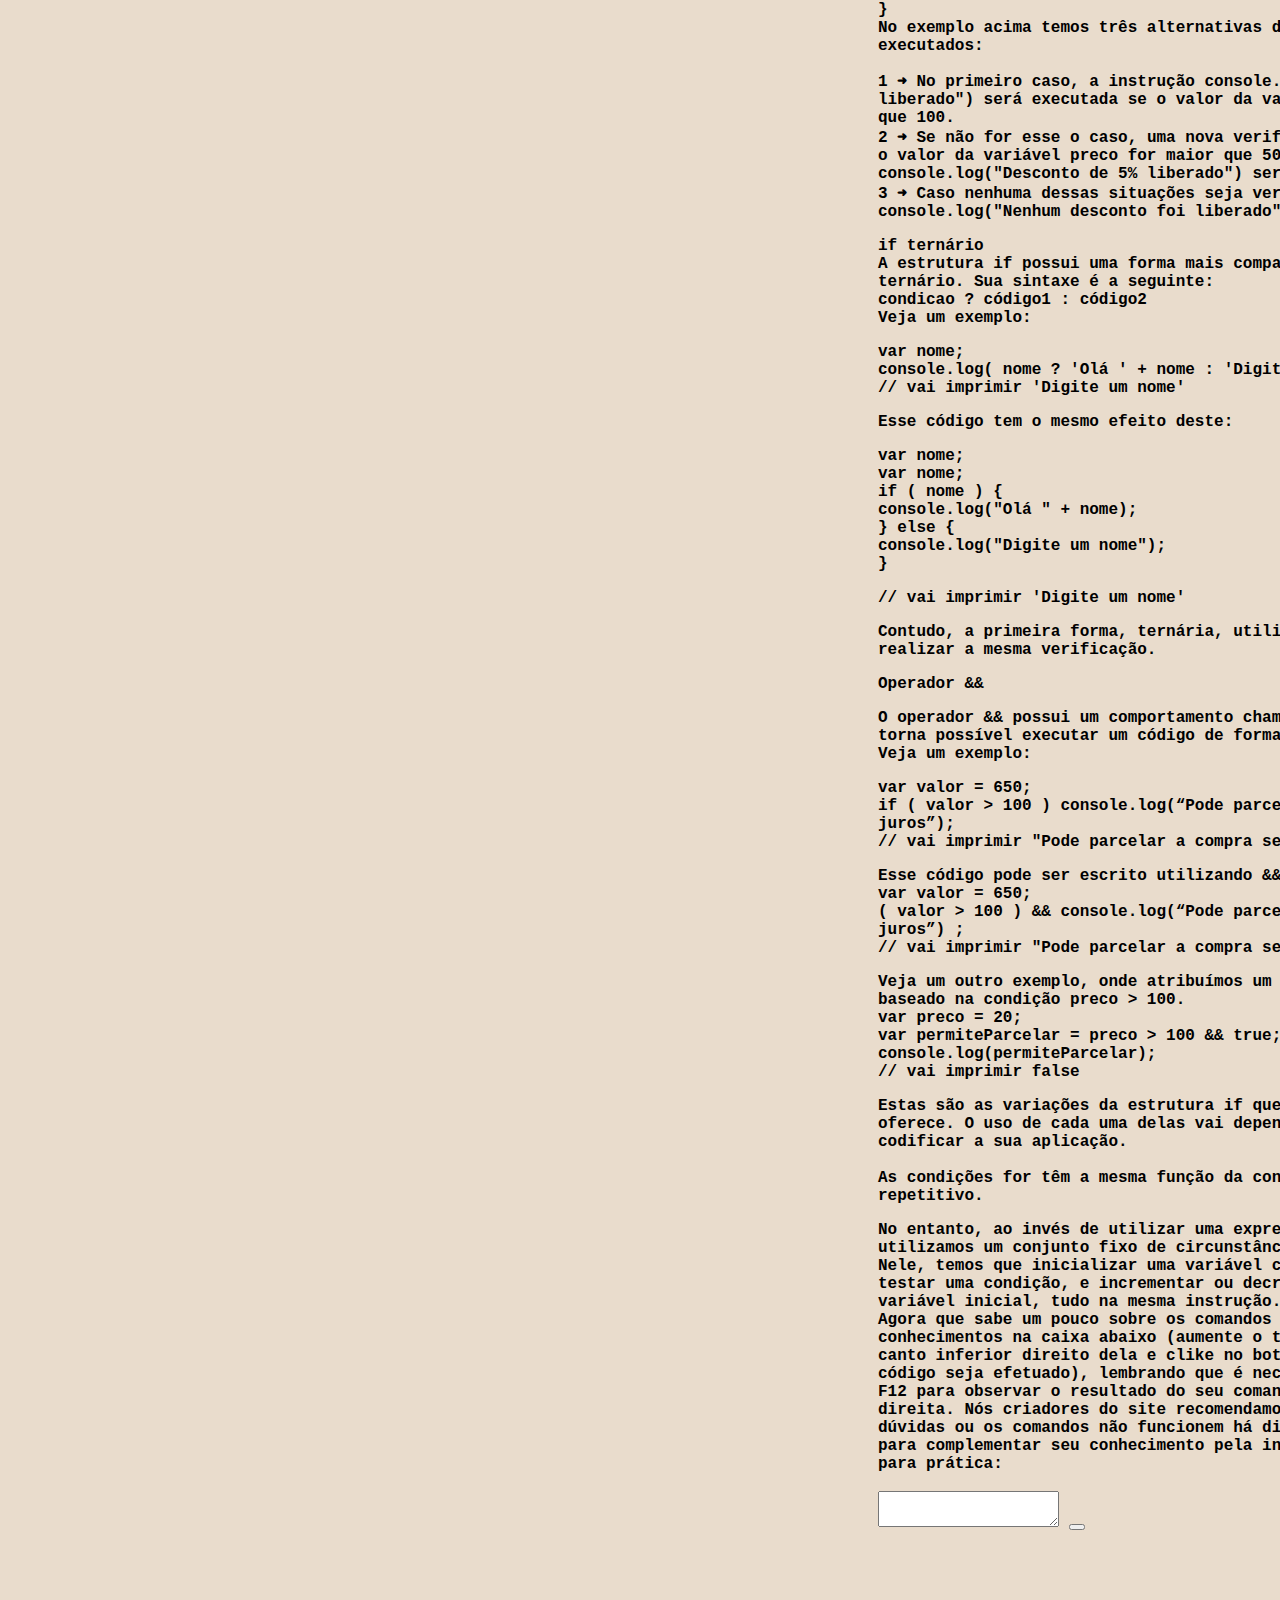
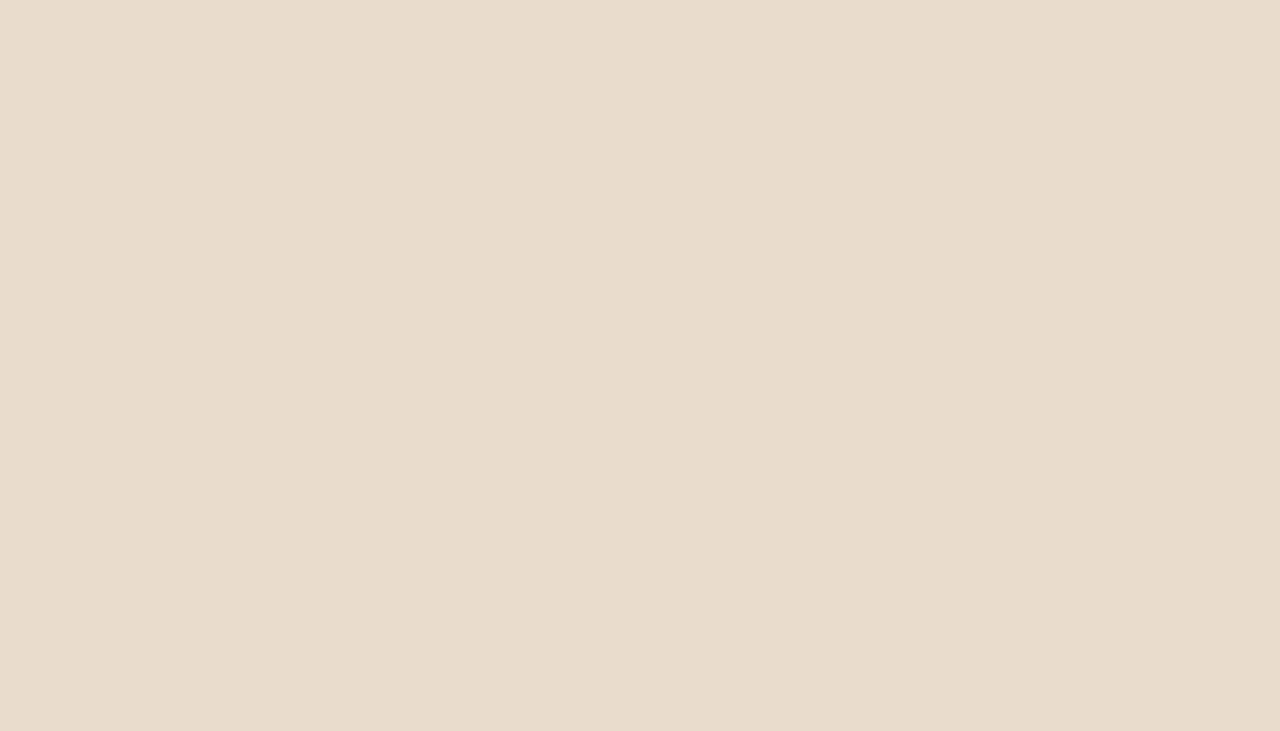
<file: if_else.html>
<!DOCTYPE html>
<html lang="pt-br">

<head>
    <meta charset="utf-8">
    <meta http-equiv="X-UA-Compatible" content="IE=edge">
    <meta name="viewport" content="width=device-width">
    <link rel="stylesheet" href="eval.css">
    <link href='https://unpkg.com/boxicons@2.0.9/css/boxicons.min.css' rel='stylesheet'>
    <title>JavaScript - If</title>
</head>

<body>


    <div class="BarraSuperior">

        <div class="TextoSup">
            Estrutura de Controle If / Else
        </div>


        <div class="voltar">
            <a href="java.html">
                <i class='bx bx-left-arrow-alt'></i>
            </a>
        </div>

        <div class="home">
            <a href="index.html">
                <i class='bx bxs-home'></i>
            </a>
        </div>

    </div>

    <div class="logoif">
        <img src="images/if.png">
    </div>

    <div class="texto">

        Javascript função if:

        <p>A estrutura condicional if permite ao JavaScript executar um trecho de código somente se uma determinada
        condição for verdadeira. Ela pode ser escrita das seguintes formas :
        <br>Quando há mais de uma linha de código a ser executado devemos usar { e } para delimitar esse bloco de
        código:
        <br>Exemplo:

        <p>If ( condicao ) {
        <br>// códigos que serão executados;
        <br>// códigos que serão executados;
        <br>// códigos que serão executados;
        <br>}

        <p>Quando há só uma linha de código para ser executado não precisamos usar { e } , fica opcional:

        <p>If ( condicao)
        <br>// códigos que vai ser executado;

        <p>O código dentro da estrutura if só será executado se a condicao for verdadeira. Por exemplo:

        <p>Var preco = 100;
        <br>If ( preco > 100 )
        <br>console.log ( “Desconto liberado” );
        <br>//vai imprimir “Desconto liberado”

        <p>Nesse exemplo , a instrução console.log(“Desconto liberado”) será executada somente se o valor dar variável
        preco for maior que **100**.
        <br>Caso a condição for falsa a instrução console.log(“Desconto liberado”) será ignorada.
        <br>Ou será exibido undefined (indefinido) como resultado.
        <br>Else
        <br>Existem casos em que precisamos executar um código caso uma condição seja verdadeira ou um outro, caso ela
        seja falsa. Para isso utilizamos a palavra-chave else.
        <br>if ( condicao )
        <br>// se condição for verdadeira executa
        <br>else
        <br>// se condição for falsa executa

        <p>Para um bloco de códigos:

        <p>if ( condicao ) {
        <br>// códigos que serão
        <br>// executados caso a
        <br>// condição seja verdadeira
        <br>} else
        <br>// códigos que serão
        <br>// executados caso a
        <br>// condição seja falsa
        <br>}

        <p>Veja um exemplo, onde verificamos a variável preco e caso o seu valor seja maior que 100 a mensagem
        console.log("Desconto liberado") será impressa. Caso contrário será impresso console.log("Nenhum desconto foi
        liberado").

        <p>var preco = 20;
        <br>if ( preco > 100 )
        <br> console.log("Desconto liberado");
        <br>else
        <br> console.log("Nenhum desconto foi liberado");
        <br>// vai imprimir "Nenhum desconto foi liberado"

        <p>Else e if

        <p>Como vimos, utilizar if e else permite ao JavaScript executar um código dentre duas opções. Porém, há casos
        em que devemos testar uma nova condição antes de executar o trecho de código alternativo. Uma forma de escrever
        essa verificação é utilizando else if.
        <br>var preco = 70;
        <br>if ( preco > 100 ) {
        <br>console.log("Desconto de 10% liberado");
        <br>} else if ( preco > 50 ) {
        <br>console.log("Desconto de 5% liberado");
        <br>} else {
        <br>console.log("Nenhum desconto foi liberado");

        <p>// vai imprimir "Desconto de 5% liberado"
        <br>}
        <br>No exemplo acima temos três alternativas de códigos para serem executados:

        <p>1 ➜ No primeiro caso, a instrução console.log("Desconto de 10% liberado") será executada se o valor da
        variável preco for maior que 100.
        <br>2 ➜ Se não for esse o caso, uma nova verificação será feita e se o valor da variável preco for maior que 50
        a instrução console.log("Desconto de 5% liberado") será executada.
        <br>3 ➜ Caso nenhuma dessas situações seja verdadeira a instrução console.log("Nenhum desconto foi liberado").

        <p>if ternário
        <br>A estrutura if possui uma forma mais compacta, chamada de if ternário. Sua sintaxe é a seguinte:
        <br>condicao ? código1 : código2
        <br>Veja um exemplo:

        <p>var nome;
        <br>console.log( nome ? 'Olá ' + nome : 'Digite um nome' );
        <br>// vai imprimir 'Digite um nome'

        <p>Esse código tem o mesmo efeito deste:

        <p>var nome;
        <br>var nome;
        <br>if ( nome ) {
        <br>console.log("Olá " + nome);
        <br>} else {
        <br>console.log("Digite um nome");
        <br>}

        <p>// vai imprimir 'Digite um nome'

        <p>Contudo, a primeira forma, ternária, utiliza menos linhas para realizar a mesma verificação.

        <p>Operador &&

        <p>O operador && possui um comportamento chamado curto-circuito que torna possível executar um código de forma
        similar ao if.
        <br>Veja um exemplo:

        <p>var valor = 650;
        <br>if ( valor > 100 ) console.log(“Pode parcelar a compra sem juros”);
        <br>// vai imprimir "Pode parcelar a compra sem juros"

        <p>Esse código pode ser escrito utilizando && da seguinte forma:
        <br>var valor = 650;
        <br>( valor > 100 ) && console.log(“Pode parcelar a compra sem juros”) ;
        <br>// vai imprimir "Pode parcelar a compra sem juros"

        <p>Veja um outro exemplo, onde atribuímos um valor a uma variável, baseado na condição preco > 100.
        <br>var preco = 20;
        <br>var permiteParcelar = preco > 100 && true;
        <br>console.log(permiteParcelar);
        <br>// vai imprimir false

        <p>Estas são as variações da estrutura if que o JavaScript nos oferece. O uso de cada uma delas vai depender de
        como você vai codificar a sua aplicação.<br><br>

        As condições for têm a mesma função da condição while, fazer algo repetitivo.
        <p>No entanto, ao invés de utilizar uma expressão desconhecida, utilizamos um conjunto fixo de circunstâncias.
        <br>Nele, temos que inicializar uma variável com um valor qualquer, testar uma condição, e incrementar ou
        decrementar o valor da variável inicial, tudo na mesma instrução.<br>
        Agora que sabe um pouco sobre os comandos acima teste aqui seus conhecimentos na caixa abaixo
        (aumente o tamanho da caixa no canto inferior direito dela e clike no botãonzinho para que o código seja efetuado), lembrando que é necessário apertar a tecla F12 para
        observar o resultado do seu comando no console a direita.
        Nós criadores do site recomendamos que sempre que tiver dúvidas ou os comandos não funcionem há diversos
        outros sites para complementar seu conhecimento pela internet, agora vamos para prática:<br>
        <br>

        <textarea id="text"></textarea>
        <button onclick="Run()"></button>

    </div>

</body>
<script>

function Run() {
    alert(eval(document.getElementById("text").value));
}

</script>

</html>
</file>
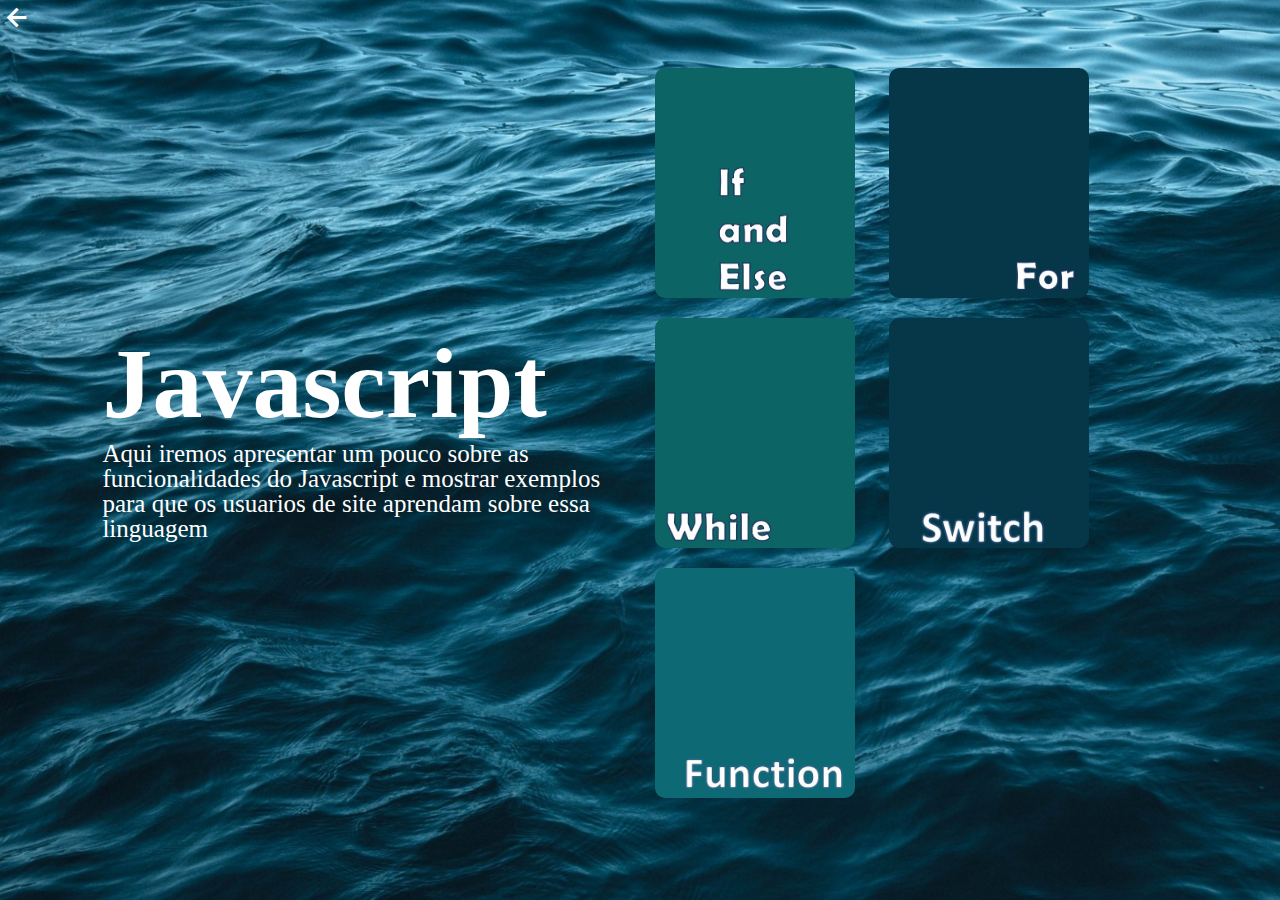
<file: java.html>
<!DOCTYPE html>
<html lang="pt-br">

<head>
    <meta charset="UTF-8">
    <meta http-equiv="X-UA-Compatible" content="IE=edge">
    <meta name="viewport" content="width=device-width, initial-scale=1.0">
    <link rel="stylesheet" href="deserto.css">
    <link href='https://unpkg.com/boxicons@2.0.9/css/boxicons.min.css' rel='stylesheet'>
    <title>Javascript</title>
</head>

<body>
    <div class="container_deserto">
        <a href="index.html">
            <i class='bx bx-left-arrow-alt'></i>
        </a>
        <div class="row">
            <div class="col">
                <h1>Javascript</h1>
                <p>Aqui iremos apresentar um pouco sobre as funcionalidades do Javascript e mostrar
                    exemplos para que os usuarios de site aprendam sobre essa linguagem </p>
            </div>

            <div class="col">
                <div class="card card2">
                    <a href="if_else.html"><button class="botao_teste">java</button></a>
                </div>
                <div class="card card3">
                    <a href="for.html"><button class="botao_teste">java</button></a>
                </div>
                <div class="card card4">
                    <a href="while.html"><button class="botao_teste">java</button></a>
                </div>
                <div class="card card5">
                    <a href="switch.html"><button class="botao_teste">java</button></a>
                </div>
                <div class="card card6">
                    <a href="funcoes.html"><button class="botao_teste">java</button></a>
                </div>
            </div>
        </div>
    </div>

</body>
</file>
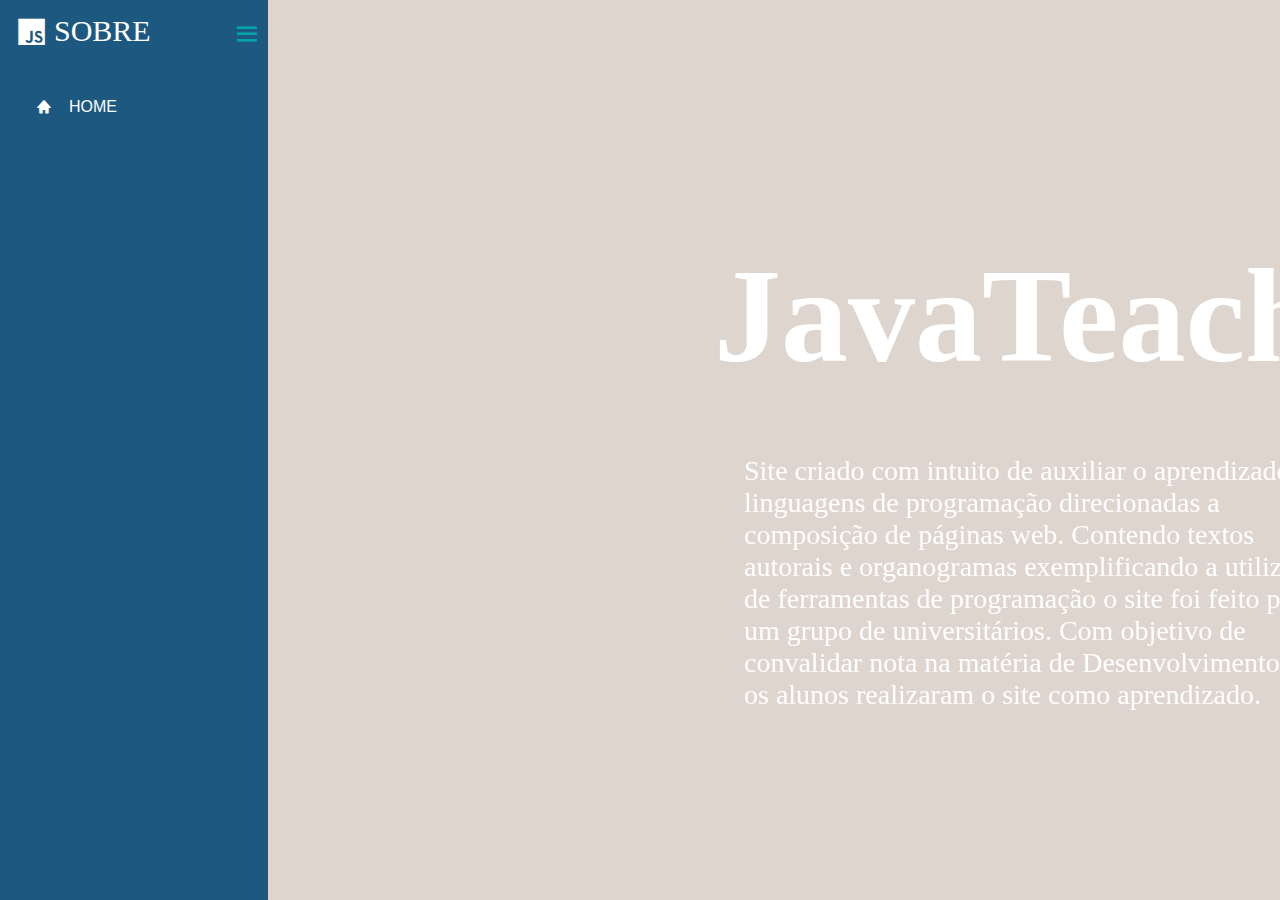
<file: sobre.html>
<!DOCTYPE html>
<html lang="pt-br">

<head>
    <meta charset="UTF-8">
    <meta http-equiv="X-UA-Compatible" content="IE=edge">
    <meta name="viewport" content="width=device-width, initial-scale=1.0">
    <title>JavaTeacher</title>
    <link rel="stylesheet" href="bonito.css">
    <link href='https://unpkg.com/boxicons@2.0.9/css/boxicons.min.css' rel='stylesheet'>
</head>

<body>
    <div class="BarraLateral">
        <div class="ConteudoLogo">
            <div class="Logo">
                <i class='bx bxl-javascript'></i>
                <div class="NomeLogo">SOBRE</div>
            </div>
            <i class='bx bx-menu' id="btn"></i>
        </div>
        <ul class="Lista_Nav">
            <li>
                <a href="index.html">
                    <i class='bx bxs-home'></i>
                    <span class="Link_Nomes">HOME</span>
                </a>
            </li>
        </ul>

        <div class="LogoMaster"><br>
            <h6> JavaTeacher</h6>
        </div>

        <div class="TextoSobre">
            <p> Site criado com intuito de auxiliar o aprendizado de linguagens de programação direcionadas a composição
                de páginas web. Contendo textos autorais e organogramas exemplificando a utilização de ferramentas de
                programação o site foi feito por um grupo de universitários. Com objetivo de convalidar nota na matéria
                de Desenvolvimento Web os alunos realizaram o site como aprendizado. </p>
        </div>

</body>

</html>
</file>
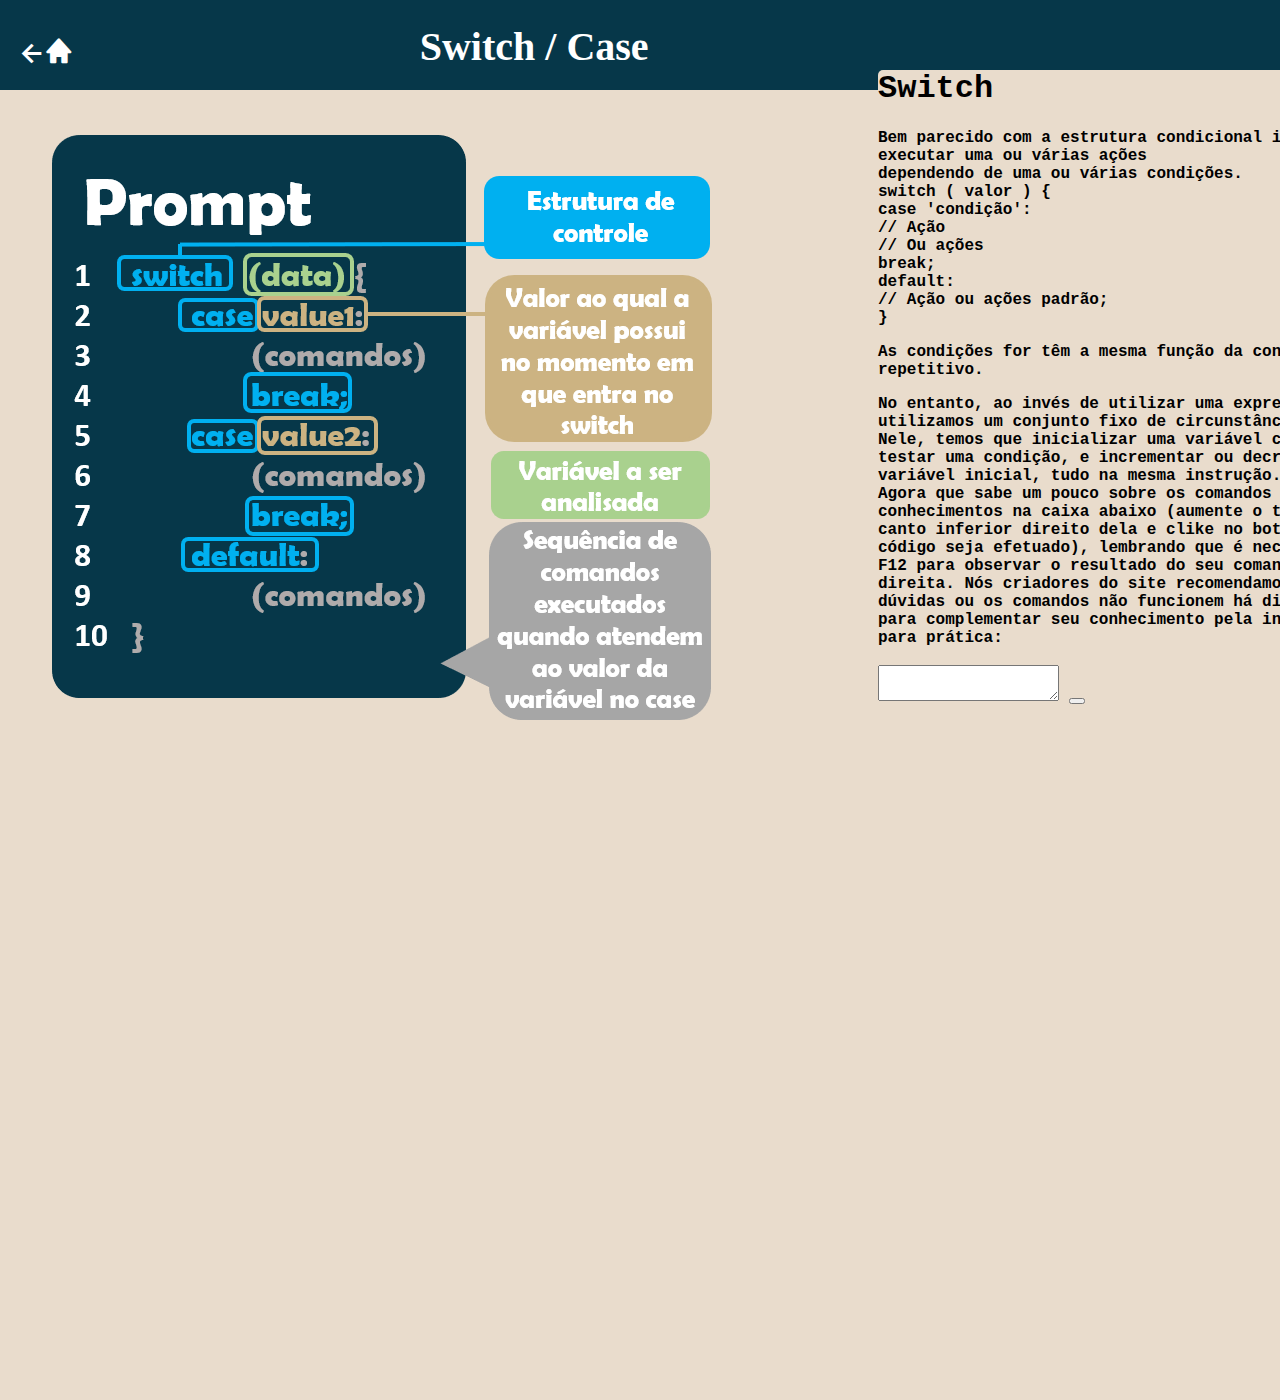
<file: switch.html>
<!DOCTYPE html>
<html lang="pt-br">

<head>
    <meta charset="UTF-8">
    <meta http-equiv="X-UA-Compatible" content="IE=edge">
    <meta name="viewport" content="width=device-width, initial-scale=1.0">
    <link rel="stylesheet" href="eval.css">
    <link href='https://unpkg.com/boxicons@2.0.9/css/boxicons.min.css' rel='stylesheet'>
    <title>JavaScript - Switch</title>
</head>

<body>

    <div class="BarraSuperior">

        <div class="TextoSup" id="func">
            Switch / Case
        </div>

        <div class="voltar">
            <a href="java.html">
                <i class='bx bx-left-arrow-alt'></i>
            </a>
        </div>

        <div class="home">
            <a href="index.html">
                <i class='bx bxs-home'></i>
            </a>
        </div>

    </div>

    <div class="logoif">
        <img src="images/excase.png">
    </div>


    <div class="texto">
    <h1>Switch</h1>
    <p>Bem parecido com a estrutura condicional if, switch também pode executar uma ou várias ações <br> dependendo de uma ou várias condições. <br>
        switch ( valor ) { <br>
            case 'condição': <br>
                // Ação <br>
                // Ou ações <br>
                break; <br>
            default: <br>
                // Ação ou ações padrão; <br>
        } <br>
    </p>

    As condições for têm a mesma função da condição while, fazer algo repetitivo.
        <p>No entanto, ao invés de utilizar uma expressão desconhecida, utilizamos um conjunto fixo de circunstâncias.
        <br>Nele, temos que inicializar uma variável com um valor qualquer, testar uma condição, e incrementar ou
        decrementar o valor da variável inicial, tudo na mesma instrução.<br>
        Agora que sabe um pouco sobre os comandos acima teste aqui seus conhecimentos na caixa abaixo
        (aumente o tamanho da caixa no canto inferior direito dela e clike no botãonzinho para que o código seja efetuado), lembrando que é necessário apertar a tecla F12 para
        observar o resultado do seu comando no console a direita.
        Nós criadores do site recomendamos que sempre que tiver dúvidas ou os comandos não funcionem há diversos
        outros sites para complementar seu conhecimento pela internet, agora vamos para prática:<br>
        <br>

    <textarea id="text"></textarea>
    <button onclick="Run()"></button>

    </div>
</body>
<script>

function Run() {
    alert(eval(document.getElementById("text").value));
}

</script>
</file>
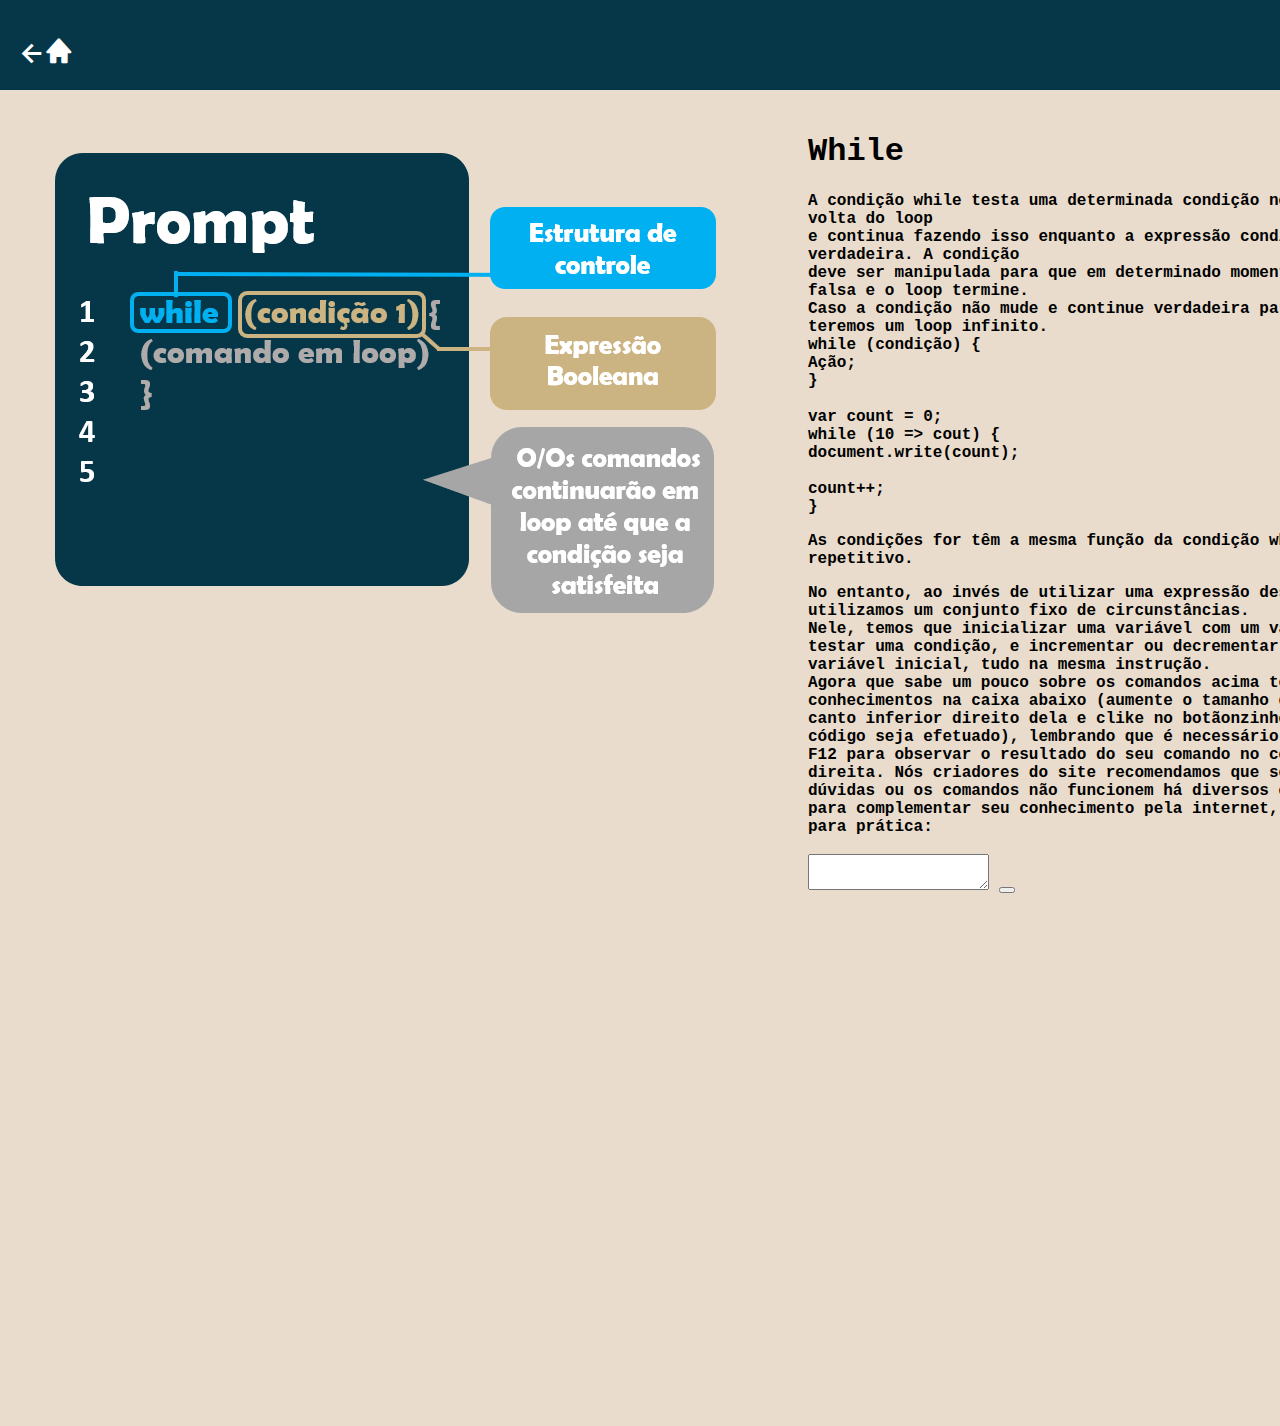
<file: while.html>
<!DOCTYPE html>
<html lang="pt-br">

<head>
    <meta charset="UTF-8">
    <meta http-equiv="X-UA-Compatible" content="IE=edge">
    <meta name="viewport" content="width=device-width, initial-scale=1.0">
    <link rel="stylesheet" href="eval.css">
    <link href='https://unpkg.com/boxicons@2.0.9/css/boxicons.min.css' rel='stylesheet'>
    <title>JavaScript - While</title>
</head>

<body>
    <div class="BarraSuperior">

        <div class="voltar">
            <a href="java.html">
                <i class='bx bx-left-arrow-alt'></i>
            </a>
        </div>

        <div class="home">
            <a href="index.html">
                <i class='bx bxs-home'></i>
            </a>
        </div>

    </div>

    <div class="logoif">
        <img src="images/whilefoto1.jpg">
    </div>

    <div class="texto2">

        <h1>While</h1>
        <p>A condição while testa uma determinada condição no início de cada volta do loop<br>
            e continua fazendo isso enquanto a expressão condicional for verdadeira. A condição<br>
            deve ser manipulada para que em determinado momento ela seja falsa e o loop termine.<br>
            Caso a condição não mude e continue verdadeira para sempre, teremos um loop infinito.<br>

            while (condição) { <br>
            Ação; <br>
            } <br>
            <br>
            var count = 0; <br>
            while (10 => cout) { <br>
            document.write(count); <br>
            <br>
            count++;<br>
            } <br>

        </p>

        As condições for têm a mesma função da condição while, fazer algo repetitivo.
        <p>No entanto, ao invés de utilizar uma expressão desconhecida, utilizamos um conjunto fixo de circunstâncias.
        <br>Nele, temos que inicializar uma variável com um valor qualquer, testar uma condição, e incrementar ou
        decrementar o valor da variável inicial, tudo na mesma instrução.<br>
        Agora que sabe um pouco sobre os comandos acima teste aqui seus conhecimentos na caixa abaixo
        (aumente o tamanho da caixa no canto inferior direito dela e clike no botãonzinho para que o código seja efetuado), lembrando que é necessário apertar a tecla F12 para
        observar o resultado do seu comando no console a direita.
        Nós criadores do site recomendamos que sempre que tiver dúvidas ou os comandos não funcionem há diversos
        outros sites para complementar seu conhecimento pela internet, agora vamos para prática:<br>
        <br>

        <textarea id="text"></textarea>
        <button onclick="Run()"></button>

    </div>

</body>
<script>

function Run() {
    alert(eval(document.getElementById("text").value));
}

</script>
</html>
</file>
<file: deserto.css>
*{
    margin: 0;
    padding: 0;
}

.container_deserto{
    width: 100%;
    height: 100vh;
    position: relative;
    background-image: url(images/ws_Pretty_Deep_Blue_Ocean_Waves_1920x1080.jpg);
    background-size: cover;
}
.container_deserto i{
    font-size: 35px;
    margin-right: 5px;
    color: #fff; 
}

.row{
    display: flex;
    height: 88%;
    align-items: center;
    padding-left: 8%;
    padding-right: 8%;
    box-sizing: border-box;
}

.col{
    flex-basis: 50%;
}

h1{
    color: #fff;
    font-size: 100px;
}

p{
    color: #fff;
    font-size: 25px;
    line-height: 25px;
}

.card{
    width: 200px;
    height: 230px;
    display: inline-block;
    border-radius: 10px;
    padding: 15px 25px;
    box-sizing: border-box;
    cursor: pointer;
    margin: 10px 15px;
    background-position: center;
    background-size: cover;
    transition: transform 0.5s;
}

.card2{
    background-image: url(images/22.jpg);
}
.card3{
    background-image: url(images/33.jpg);
}
.card4{
    background-image: url(images/44.jpg);
}
.card5{
    background-image: url(images/55.jpg);
}
.card6{
    background-image: url(images/66.jpg);
}
.card7{
    background-image: url(images/marbonito.jpg);
}
.card13{
    background-image: url(images/imagemPrincipal.jpg);
}

.card:hover{
    transform: translatey(-10px);
}

.botao_teste{
    background: transparent;
    border: none !important;
    font-size:0;
    width: 200px;
    height: 230px;
    display: inline-block;
    border-radius: 10px;
    padding: 15px 25px;
    cursor: pointer;
    margin: 20px 15px;
    background-position: center;
    background-size: cover;
    transition: transform 0.5s;
}
</file>
<file: eval.css>
body {
    background-color:#E9DCCC;
}

.BarraSuperior{
    position: absolute;
    top: 0;
    left: -0.3vh;
    height: 10%;
    width: 110%;
    background-color: #063749;

}

.BarraSuperior .TextoSup{
    position: relative;
    left: 30%;
    right: 50%;
    font-size: 40px;
    color: white;
    top: 2.5vh;
    font-weight:800;
    
}

#eval{
    position:relative;
    top: 50px;
    left: 80px;
    width: 80vh;
    height: 80vh;
    border: solid black;
    border-radius: 10px;
    
}

.texto {
    position:relative;
    border-radius: 5px;
    border: none;
    top:-650px;
    left: 870px;
    max-width: 50%;
    background-color: #E9DCCC;
    font-family: monospace;
    font-size: 16px;
    font-weight: 900;
}

.texto2 {
    position:relative;
    border-radius: 5px;
    border: none;
    top: -480px;
    left: 800px;
    max-width: 50%;
    background-color: #E9DCCC;
    font-family: monospace;
    font-size: 16px;
    font-weight: 900;
}

.texto3 {
    position:relative;
    border-radius: 5px;
    border: none;
    top: -500px;
    left: 800px;
    max-width: 50%;
    background-color: #E9DCCC;
    font-family: monospace;
    font-size: 16px;
    font-weight: 900;
}

.voltar i{
    position:absolute;
    top: 4vh;
    left: 2vh;
    font-size: 35px;
    margin-right: 5px;
    color: #fff; 
}

.home i{
    position:absolute;
    left:5.2vh;
    top: 4vh;
    font-size: 30px;
    margin-right: 5px;
    color: #fff; 
}

.logoif{
    position:relative;
    top: 100px;
    left: 0;
}

.FotosCSS{
    top: -500px;
    left: 800px;
    position: relative;
    height: 500px;
    width: 500px;
}
</file>
<file: bonito.css>
.Lista_Nav{
    list-style: none;
    margin-left:-35px;
    padding-top:10px;
    }

li {
    margin-bottom: 12px;
    font: 16px helvetica;
    color: #fff;
}

body{
    overflow: hidden;
    width: 100%;
    position: relative;
    min-width: 100vh;
    background-color: #DED5CE
}

.BarraLateral{
    height: 100%;
    width: 240px;
    padding: 6px 14px;
    position: fixed;
    top: 0;
    left: 0;
    background:#1C5880;
    text-decoration: none;
}

.BarraLateral .ConteudoLogo .Logo{
    color: #fff;
    height: 50px;
    width: 100%;
    align-items: center;
    display: flex;
}

.ConteudoLogo .Logo i{
    font-size: 35px;
    margin-right: 5px; 
}

.ConteudoLogo .Logo .NomeLogo{
    font-size: 30px;
    font-weight: 400;
}

.ConteudoLogo #btn{
    color: #03A6A6;
    font-size: 30px;
    position: absolute;
    height: 50px;
    width: 50px;
    left: 83%;
    top: 19px;
    text-align: center;
}

.BarraLateral ul li a{
    text-decoration: none;
    transition: all 0.4s ease;
    align-items: center;
    display: flex;
    color: #fff;
    border-radius: 12px;
}

.BarraLateral ul li a:hover{
    color: #11101d;
    background: #fff;
}

.BarraLateral ul li a i{
    height: 50px;
    min-width: 50px;
    border-radius: 12px;
    line-height: 50px;
    text-align: center;
}

.botao_teste{
    position: relative;
    height: 32.5vh;
    width: 157.5vh;
    left: 255px;
    border-radius: 12px;
    text-align: center;
    border: none;
    text-decoration: none;
    transition: all 0.4s ease;
    display: inline-block;
    top: -337px;
    cursor: pointer;
    margin: 5px 10px;
    font-size: 23px;
    font-weight: 900;
    font-family:Helvetica, sans-serif;
    color: white;
    text-align: center;
}

.video video{
    position: absolute;
    top: 0;
    left: 265px;
    width: 2000px;
    height: 100%;
    object-fit: cover;
}

.LogoMaster{
    z-index: 1;
    position: relative;
    font-size: 200px;
    color: white;
    text-align: center;
    left: 700px;
    top: -450px;
}

.SubLogo{
    z-index: 1;
    position: relative;
    font-size: 50px;
    color: white;
    text-align: center;
    left: 900px;
    top: -760px;
}

.TextoSobre{
    z-index:1;
    position: relative;
    width: 600px;
    font-size: 28px;
    color: white;
    top: -700px;
    left: 730px;
    }
</file>
